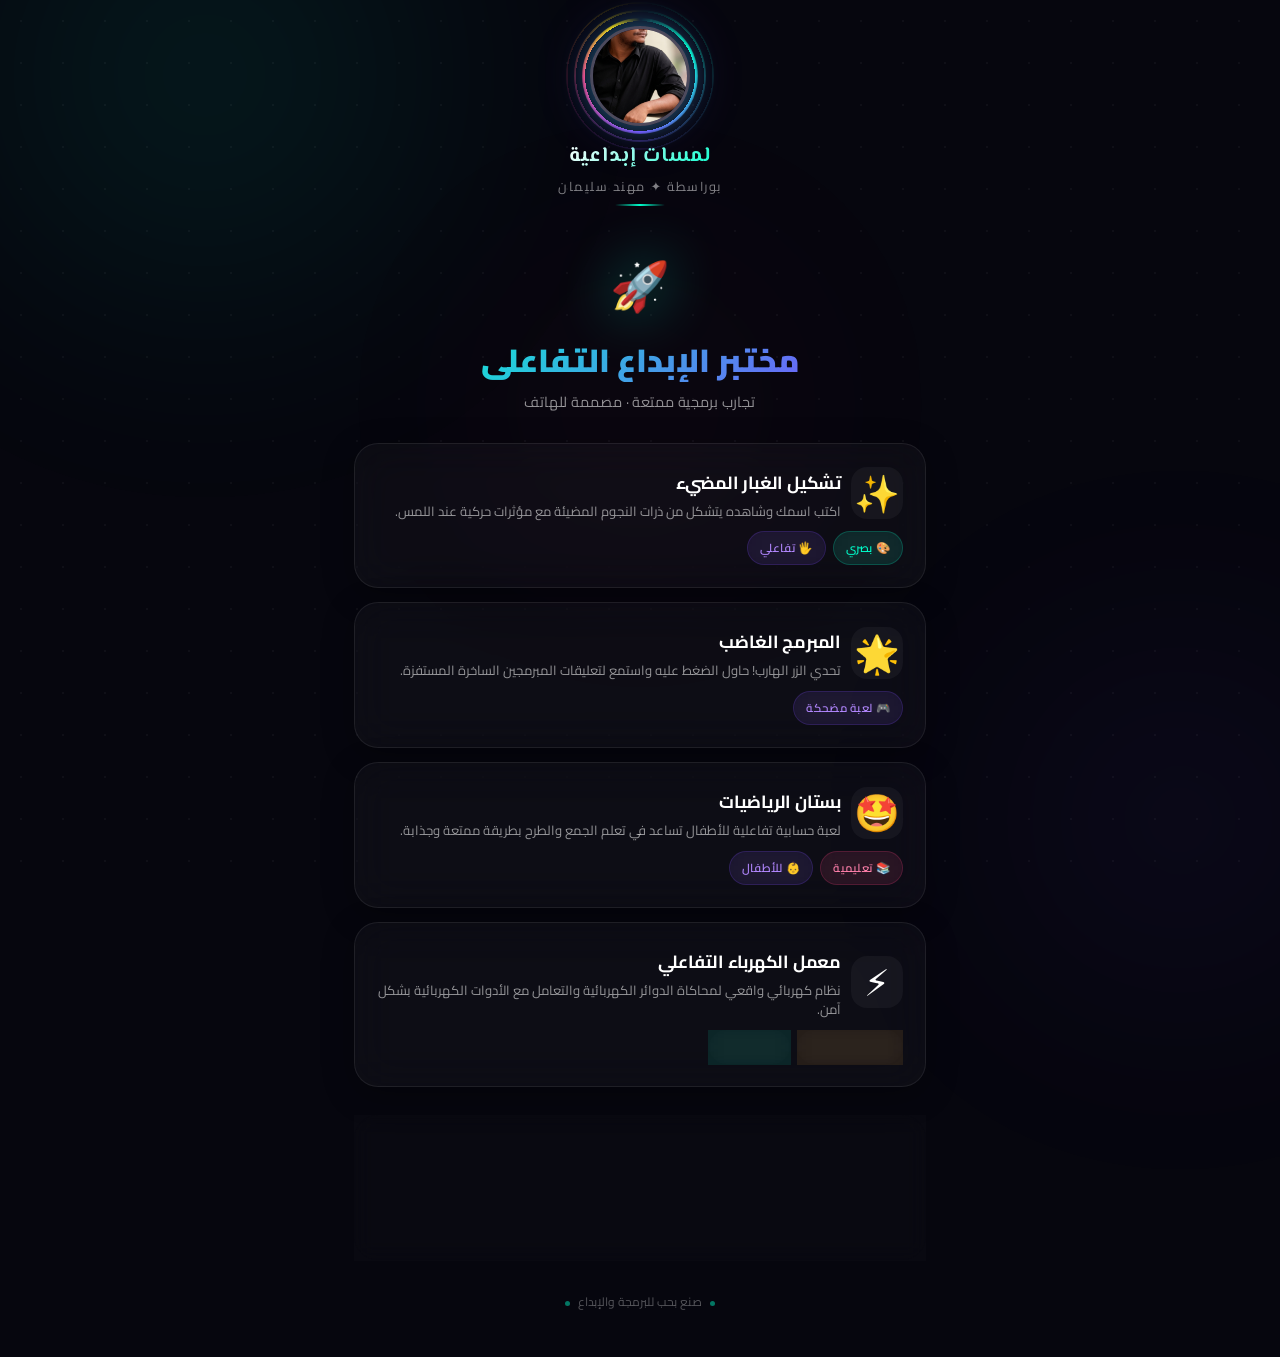
<file: index.html>
<!DOCTYPE html>
<html lang="ar" dir="rtl">
<head>
    <meta charset="UTF-8">
    <meta name="viewport" content="width=device-width, initial-scale=1.0, maximum-scale=1.0, user-scalable=no">
    <title>مختبر الإبداع التفاعلي | معرض المشاريع</title>
    <style>
        @import url('https://fonts.googleapis.com/css2?family=Cairo:wght@400;600;700;900&family=El+Messiri:wght@400;500;600;700&display=swap');

        * {
            margin: 0;
            padding: 0;
            box-sizing: border-box;
        }

        :root {
            --primary: #00ffcc;
            --primary-dark: #00cc99;
            --secondary: #7c4dff;
            --accent: #ff4081;
            --gold: #ffd700;
            --glass-bg: rgba(255, 255, 255, 0.03);
            --glass-border: rgba(255, 255, 255, 0.08);
            --glass-shadow: 0 8px 32px rgba(0, 0, 0, 0.3);
            --text-primary: #ffffff;
            --text-secondary: rgba(255, 255, 255, 0.7);
            --card-radius: 24px;
        }

        body {
            background: #06060e;
            color: var(--text-primary);
            font-family: 'Cairo', system-ui, -apple-system, sans-serif;
            min-height: 100vh;
            overflow-x: hidden;
            position: relative;
            -webkit-tap-highlight-color: transparent;
            -webkit-font-smoothing: antialiased;
            user-select: none;
            -webkit-user-select: none;
        }

        /* ============ الخلفية المتحركة ============ */
        .bg-animation {
            position: fixed;
            top: 0;
            left: 0;
            width: 100%;
            height: 100%;
            z-index: 0;
            pointer-events: none;
        }

        .bg-gradient {
            position: absolute;
            border-radius: 50%;
            filter: blur(130px);
            opacity: 0.28;
            animation: floatGradient 22s ease-in-out infinite;
        }

        .bg-gradient:nth-child(1) {
            width: 650px;
            height: 650px;
            background: radial-gradient(circle, rgba(0, 255, 204, 0.45), transparent 70%);
            top: -250px;
            left: -120px;
            animation-delay: 0s;
        }

        .bg-gradient:nth-child(2) {
            width: 520px;
            height: 520px;
            background: radial-gradient(circle, rgba(124, 77, 255, 0.35), transparent 70%);
            bottom: -180px;
            right: -160px;
            animation-delay: -8s;
        }

        .bg-gradient:nth-child(3) {
            width: 420px;
            height: 420px;
            background: radial-gradient(circle, rgba(255, 64, 129, 0.25), transparent 70%);
            top: 45%;
            left: 50%;
            transform: translate(-50%, -50%);
            animation-delay: -15s;
        }

        @keyframes floatGradient {
            0%,
            100% {
                transform: translate(0, 0) scale(1);
            }
            25% {
                transform: translate(110px, -60px) scale(1.12);
            }
            50% {
                transform: translate(-60px, 110px) scale(0.88);
            }
            75% {
                transform: translate(-110px, -100px) scale(1.06);
            }
        }

        .dot-grid {
            position: fixed;
            top: 0;
            left: 0;
            width: 100%;
            height: 100%;
            z-index: 0;
            pointer-events: none;
            opacity: 0.04;
            background-image: radial-gradient(circle, #ffffff 1.2px, transparent 1.2px);
            background-size: 42px 42px;
        }

        .app-container {
            position: relative;
            z-index: 1;
            max-width: 600px;
            margin: 0 auto;
            padding: 16px 14px 30px;
            min-height: 100vh;
            display: flex;
            flex-direction: column;
        }

        /* ============ قسم البروفايل العلوي ============ */
        .profile-section {
            display: flex;
            flex-direction: column;
            align-items: center;
            padding: 10px 16px 20px;
            position: relative;
        }

        .profile-avatar-wrapper {
            position: relative;
            width: 100px;
            height: 100px;
            margin-bottom: 14px;
            flex-shrink: 0;
        }

        .avatar-glow-ring {
            position: absolute;
            inset: -8px;
            border-radius: 50%;
            padding: 3px;
            background: conic-gradient(from 0deg,
                    transparent 0deg,
                    var(--primary) 60deg,
                    var(--secondary) 180deg,
                    var(--accent) 270deg,
                    var(--gold) 330deg,
                    transparent 360deg);
            mask: radial-gradient(farthest-side, transparent calc(100% - 3px), #000 calc(100% - 3px));
            -webkit-mask: radial-gradient(farthest-side, transparent calc(100% - 3px), #000 calc(100% - 3px));
            animation: rotateGlow 6s linear infinite;
            filter: blur(1px);
        }

        .avatar-glow-ring:nth-child(2) {
            inset: -16px;
            opacity: 0.5;
            animation-duration: 9s;
            animation-direction: reverse;
            filter: blur(6px);
            padding: 2px;
            mask: radial-gradient(farthest-side, transparent calc(100% - 2px), #000 calc(100% - 2px));
            -webkit-mask: radial-gradient(farthest-side, transparent calc(100% - 2px), #000 calc(100% - 2px));
        }

        .avatar-glow-ring:nth-child(3) {
            inset: -24px;
            opacity: 0.25;
            animation-duration: 13s;
            filter: blur(12px);
            padding: 1.5px;
            mask: radial-gradient(farthest-side, transparent calc(100% - 1.5px), #000 calc(100% - 1.5px));
            -webkit-mask: radial-gradient(farthest-side, transparent calc(100% - 1.5px), #000 calc(100% - 1.5px));
        }

        @keyframes rotateGlow {
            0% {
                transform: rotate(0deg);
            }
            100% {
                transform: rotate(360deg);
            }
        }

        .avatar-pulse {
            position: absolute;
            inset: -14px;
            border-radius: 50%;
            background: radial-gradient(circle, rgba(0, 255, 204, 0.35) 0%, rgba(124, 77, 255, 0.2) 40%, transparent 70%);
            animation: pulseGlow 3s ease-in-out infinite;
            z-index: -1;
            filter: blur(10px);
        }

        @keyframes pulseGlow {
            0%,
            100% {
                transform: scale(0.9);
                opacity: 0.5;
            }
            50% {
                transform: scale(1.2);
                opacity: 1;
            }
        }

        .profile-avatar {
            width: 100%;
            height: 100%;
            border-radius: 50%;
            object-fit: cover;
            border: 3px solid rgba(255, 255, 255, 0.25);
            position: relative;
            z-index: 2;
            box-shadow: 0 0 30px rgba(0, 255, 204, 0.3), 0 0 60px rgba(124, 77, 255, 0.2);
            transition: all 0.4s ease;
        }

        .profile-avatar:hover {
            box-shadow: 0 0 40px rgba(0, 255, 204, 0.55), 0 0 80px rgba(124, 77, 255, 0.35);
            border-color: rgba(255, 255, 255, 0.5);
            transform: scale(1.04);
        }

        .profile-brand {
            font-family: 'El Messiri', 'Cairo', sans-serif;
            font-size: 1.3rem;
            font-weight: 700;
            background: linear-gradient(135deg, #ffffff 0%, #00ffcc 40%, #b388ff 70%, #ffffff 100%);
            background-size: 300% auto;
            -webkit-background-clip: text;
            background-clip: text;
            -webkit-text-fill-color: transparent;
            animation: shimmerText 5s ease infinite;
            letter-spacing: 1px;
            text-align: center;
            margin-bottom: 2px;
        }

        @keyframes shimmerText {
            0%,
            100% {
                background-position: 0% center;
            }
            50% {
                background-position: 200% center;
            }
        }

        .profile-subtitle {
            font-size: 0.8rem;
            color: var(--text-secondary);
            letter-spacing: 1.5px;
            opacity: 0.7;
            text-align: center;
            margin-bottom: 6px;
        }

        .profile-divider {
            width: 50px;
            height: 2px;
            background: linear-gradient(90deg, transparent, var(--primary), transparent);
            border-radius: 1px;
            margin: 0 auto 0;
        }

        /* ============ الهيدر ============ */
        .header {
            text-align: center;
            padding: 14px 20px 10px;
            position: relative;
        }

        .header-icon {
            font-size: 3rem;
            margin-bottom: 10px;
            display: inline-block;
            animation: floatIcon 3s ease-in-out infinite;
            filter: drop-shadow(0 0 30px rgba(0, 255, 204, 0.45));
        }

        @keyframes floatIcon {
            0%,
            100% {
                transform: translateY(0px);
            }
            50% {
                transform: translateY(-14px);
            }
        }

        .header h1 {
            font-size: clamp(1.5rem, 4.5vw, 2rem);
            font-weight: 900;
            background: linear-gradient(135deg, #00ffcc, #7c4dff, #ff4081);
            background-size: 200% auto;
            -webkit-background-clip: text;
            background-clip: text;
            -webkit-text-fill-color: transparent;
            animation: gradientShift 6s ease infinite;
            margin-bottom: 6px;
            line-height: 1.3;
        }

        @keyframes gradientShift {
            0%,
            100% {
                background-position: 0% center;
            }
            50% {
                background-position: 200% center;
            }
        }

        .header .subtitle {
            color: var(--text-secondary);
            font-size: 0.9rem;
            font-weight: 400;
            letter-spacing: 0.4px;
            opacity: 0.8;
        }

        /* ============ شبكة الكروت ============ */
        .cards-grid {
            display: grid;
            grid-template-columns: 1fr;
            gap: 14px;
            margin-top: 18px;
            flex: 1;
        }

        .card {
            position: relative;
            background: var(--glass-bg);
            backdrop-filter: blur(20px);
            -webkit-backdrop-filter: blur(20px);
            border: 1px solid var(--glass-border);
            border-radius: var(--card-radius);
            padding: 22px;
            text-decoration: none;
            color: inherit;
            display: flex;
            flex-direction: column;
            gap: 10px;
            transition: all 0.4s cubic-bezier(0.175, 0.885, 0.32, 1.275);
            overflow: hidden;
            cursor: pointer;
            -webkit-tap-highlight-color: transparent;
            box-shadow: var(--glass-shadow);
        }

        .card::before {
            content: '';
            position: absolute;
            top: 0;
            left: -100%;
            width: 100%;
            height: 100%;
            background: linear-gradient(90deg,
                    transparent,
                    rgba(255, 255, 255, 0.03),
                    transparent);
            transition: left 0.6s ease;
        }

        .card:hover::before,
        .card:active::before {
            left: 100%;
        }

        .card::after {
            content: '';
            position: absolute;
            inset: -1px;
            border-radius: var(--card-radius);
            padding: 1px;
            background: linear-gradient(135deg,
                    transparent 40%,
                    rgba(255, 255, 255, 0.1) 50%,
                    transparent 60%);
            -webkit-mask: linear-gradient(#fff 0 0) content-box, linear-gradient(#fff 0 0);
            mask: linear-gradient(#fff 0 0) content-box, linear-gradient(#fff 0 0);
            -webkit-mask-composite: xor;
            mask-composite: exclude;
            opacity: 0;
            transition: opacity 0.4s ease;
        }

        .card:hover::after,
        .card:active::after {
            opacity: 1;
        }

        .card:active {
            transform: scale(0.96);
            transition: transform 0.15s ease;
        }

        .card-top {
            display: flex;
            align-items: center;
            gap: 10px;
        }

        .card-emoji {
            font-size: 2.3rem;
            width: 52px;
            height: 52px;
            display: flex;
            align-items: center;
            justify-content: center;
            background: rgba(255, 255, 255, 0.04);
            border-radius: 16px;
            flex-shrink: 0;
            transition: transform 0.3s ease;
        }

        .card:hover .card-emoji,
        .card:active .card-emoji {
            transform: rotate(-10deg) scale(1.1);
        }

        .card-info {
            flex: 1;
            min-width: 0;
        }

        .card-title {
            font-size: 1.1rem;
            font-weight: 700;
            color: var(--text-primary);
            margin-bottom: 3px;
            letter-spacing: -0.2px;
        }

        .card-desc {
            font-size: 0.82rem;
            color: var(--text-secondary);
            line-height: 1.5;
            opacity: 0.8;
        }

        .badge-row {
            display: flex;
            gap: 7px;
            flex-wrap: wrap;
        }

        .badge {
            display: inline-flex;
            align-items: center;
            gap: 4px;
            padding: 5px 12px;
            border-radius: 20px;
            font-size: 0.72rem;
            font-weight: 600;
            letter-spacing: 0.3px;
            backdrop-filter: blur(10px);
            -webkit-backdrop-filter: blur(10px);
        }

        .badge-visual {
            background: rgba(0, 255, 204, 0.1);
            border: 1px solid rgba(0, 255, 204, 0.2);
            color: #00ffcc;
        }
        .badge-game {
            background: rgba(124, 77, 255, 0.1);
            border: 1px solid rgba(124, 77, 255, 0.2);
            color: #b388ff;
        }
        .badge-educational {
            background: rgba(255, 64, 129, 0.1);
            border: 1px solid rgba(255, 64, 129, 0.2);
            color: #ff80ab;
        }
        .badge-system {
            background: rgba(255, 171, 64, 0.1);
            border: 1px solid rgba(255, 171, 64, 0.2);
            color: #ffab40;
        }

        .card-shine {
            position: absolute;
            top: 0;
            left: 0;
            right: 0;
            bottom: 0;
            border-radius: var(--card-radius);
            pointer-events: none;
            opacity: 0;
            background: radial-gradient(circle at var(--mouse-x, 50%) var(--mouse-y, 50%),
                    rgba(255, 255, 255, 0.06) 0%,
                    transparent 60%);
            transition: opacity 0.3s ease;
        }

        .card:hover .card-shine,
        .card:active .card-shine {
            opacity: 1;
        }

        /* ============ فوتر التواصل ============ */
        .contact-footer {
            margin-top: 28px;
            padding: 20px 16px;
            text-align: center;
            background: rgba(255, 255, 255, 0.015);
            border-radius: 24px;
            border: 1px solid rgba(255, 255, 255, 0.06);
            backdrop-filter: blur(10px);
            -webkit-backdrop-filter: blur(10px);
            position: relative;
            overflow: hidden;
        }

        .contact-footer::before {
            content: '';
            position: absolute;
            top: -50%;
            left: -50%;
            width: 200%;
            height: 200%;
            background: radial-gradient(circle at center,
                    rgba(0, 255, 204, 0.04) 0%,
                    transparent 70%);
            animation: slowPulse 8s ease-in-out infinite;
            pointer-events: none;
        }

        @keyframes slowPulse {
            0%,
            100% {
                opacity: 0.3;
                transform: scale(1);
            }
            50% {
                opacity: 0.7;
                transform: scale(1.15);
            }
        }

        .contact-title {
            font-size: 0.9rem;
            font-weight: 700;
            color: var(--text-primary);
            margin-bottom: 16px;
            letter-spacing: 0.5px;
            position: relative;
            display: inline-block;
        }

        .contact-title::after {
            content: '';
            position: absolute;
            bottom: -4px;
            left: 50%;
            transform: translateX(-50%);
            width: 30px;
            height: 2px;
            background: var(--primary);
            border-radius: 1px;
            opacity: 0.7;
        }

        .contact-links {
            display: flex;
            justify-content: center;
            align-items: center;
            gap: 16px;
            flex-wrap: wrap;
            position: relative;
            z-index: 1;
        }

        .contact-link {
            display: flex;
            align-items: center;
            gap: 8px;
            padding: 10px 16px;
            border-radius: 30px;
            text-decoration: none;
            color: #fff;
            font-size: 0.82rem;
            font-weight: 600;
            letter-spacing: 0.3px;
            transition: all 0.35s cubic-bezier(0.25, 0.8, 0.25, 1.2);
            position: relative;
            overflow: hidden;
            border: 1px solid transparent;
            white-space: nowrap;
        }

        .contact-link::before {
            content: '';
            position: absolute;
            inset: 0;
            border-radius: 30px;
            opacity: 0;
            transition: opacity 0.35s ease;
            z-index: -1;
        }

        .contact-link:hover::before,
        .contact-link:active::before {
            opacity: 1;
        }

        .contact-link:active {
            transform: scale(0.93);
            transition: transform 0.12s ease;
        }

        .link-facebook {
            background: rgba(24, 119, 242, 0.15);
            border-color: rgba(24, 119, 242, 0.3);
        }
        .link-facebook::before {
            background: rgba(24, 119, 242, 0.35);
        }
        .link-facebook:hover {
            border-color: rgba(24, 119, 242, 0.7);
            box-shadow: 0 0 25px rgba(24, 119, 242, 0.4);
        }

        .link-tiktok {
            background: rgba(0, 0, 0, 0.4);
            border-color: rgba(255, 255, 255, 0.25);
        }
        .link-tiktok::before {
            background: rgba(255, 255, 255, 0.12);
        }
        .link-tiktok:hover {
            border-color: rgba(255, 255, 255, 0.6);
            box-shadow: 0 0 25px rgba(255, 64, 129, 0.35), 0 0 40px rgba(0, 255, 204, 0.2);
        }

        .link-phone {
            background: rgba(0, 255, 204, 0.1);
            border-color: rgba(0, 255, 204, 0.25);
        }
        .link-phone::before {
            background: rgba(0, 255, 204, 0.2);
        }
        .link-phone:hover {
            border-color: rgba(0, 255, 204, 0.6);
            box-shadow: 0 0 25px rgba(0, 255, 204, 0.4);
        }

        .contact-icon {
            font-size: 1.2rem;
            flex-shrink: 0;
        }

        .contact-label {
            font-size: 0.7rem;
            opacity: 0.7;
            letter-spacing: 0.5px;
        }

        .contact-value {
            font-size: 0.8rem;
            font-weight: 700;
        }

        .contact-info-stack {
            display: flex;
            flex-direction: column;
            line-height: 1.2;
        }

        .footer-credit {
            text-align: center;
            margin-top: 16px;
            padding: 14px;
            color: var(--text-secondary);
            font-size: 0.75rem;
            opacity: 0.45;
        }

        .footer-dot {
            display: inline-block;
            width: 5px;
            height: 5px;
            background: var(--primary);
            border-radius: 50%;
            margin: 0 5px;
            animation: pulse 2s ease-in-out infinite;
        }

        @keyframes pulse {
            0%,
            100% {
                opacity: 0.3;
                transform: scale(1);
            }
            50% {
                opacity: 1;
                transform: scale(1.6);
            }
        }

        @media (max-width: 400px) {
            .app-container {
                padding: 10px 8px 24px;
            }
            .card {
                padding: 16px;
                border-radius: 20px;
            }
            .card-emoji {
                font-size: 1.9rem;
                width: 44px;
                height: 44px;
                border-radius: 13px;
            }
            .header h1 {
                font-size: 1.3rem;
            }
            .header-icon {
                font-size: 2.5rem;
            }
            .profile-avatar-wrapper {
                width: 80px;
                height: 80px;
                margin-bottom: 10px;
            }
            .profile-brand {
                font-size: 1.1rem;
            }
            .contact-links {
                gap: 10px;
            }
            .contact-link {
                padding: 8px 12px;
                font-size: 0.75rem;
                border-radius: 25px;
            }
            .contact-icon {
                font-size: 1rem;
            }
        }

        @media (prefers-color-scheme: light) {
            body {
                background: #06060e;
            }
        }

        @media (prefers-reduced-motion: reduce) {
            .bg-gradient,
            .header-icon,
            .card,
            .card-emoji,
            .avatar-glow-ring,
            .avatar-pulse,
            .contact-footer::before {
                animation: none !important;
                transition: none !important;
            }
        }
    </style>
</head>
<body>

    <div class="bg-animation">
        <div class="bg-gradient"></div>
        <div class="bg-gradient"></div>
        <div class="bg-gradient"></div>
    </div>
    <div class="dot-grid"></div>

    <div class="app-container">

        <!-- قسم البروفايل العلوي -->
        <section class="profile-section">
            <div class="profile-avatar-wrapper">
                <div class="avatar-glow-ring"></div>
                <div class="avatar-glow-ring"></div>
                <div class="avatar-glow-ring"></div>
                <div class="avatar-pulse"></div>
                <img src="profile.png" alt="مهند سليمان" class="profile-avatar" loading="eager">
            </div>
            <div class="profile-brand">لمسات إبداعية</div>
            <div class="profile-subtitle">بوراسطة ✦ مهند سليمان</div>
            <div class="profile-divider"></div>
        </section>

        <header class="header">
            <div class="header-icon">🚀</div>
            <h1>مختبر الإبداع التفاعلي</h1>
            <p class="subtitle">تجارب برمجية ممتعة · مصممة للهاتف</p>
        </header>

        <main class="cards-grid">

            <a href="dust.html" class="card" data-badge="visual">
                <div class="card-shine"></div>
                <div class="card-top">
                    <div class="card-emoji">✨</div>
                    <div class="card-info">
                        <div class="card-title">تشكيل الغبار المضيء</div>
                        <div class="card-desc">اكتب اسمك وشاهده يتشكل من ذرات النجوم المضيئة مع مؤثرات حركية عند اللمس.</div>
                    </div>
                </div>
                <div class="badge-row">
                    <span class="badge badge-visual">🎨 بصري</span>
                    <span class="badge badge-game">🖐️ تفاعلي</span>
                </div>
            </a>

            <a href="angry_button.html" class="card" data-badge="game">
                <div class="card-shine"></div>
                <div class="card-top">
                    <div class="card-emoji">🌟</div>
                    <div class="card-info">
                        <div class="card-title">المبرمج الغاضب</div>
                        <div class="card-desc">تحدي الزر الهارب! حاول الضغط عليه واستمع لتعليقات المبرمجين الساخرة المستفزة.</div>
                    </div>
                </div>
                <div class="badge-row">
                    <span class="badge badge-game">🎮 لعبة مضحكة</span>
                </div>
            </a>

            <a href="Math_orchard.html" class="card" data-badge="educational">
                <div class="card-shine"></div>
                <div class="card-top">
                    <div class="card-emoji">🤩</div>
                    <div class="card-info">
                        <div class="card-title">بستان الرياضيات</div>
                        <div class="card-desc">لعبة حسابية تفاعلية للأطفال تساعد في تعلم الجمع والطرح بطريقة ممتعة وجذابة.</div>
                    </div>
                </div>
                <div class="badge-row">
                    <span class="badge badge-educational">📚 تعليمية</span>
                    <span class="badge badge-game">👶 للأطفال</span>
                </div>
            </a>

            <a href="Electric_lab.html" class="card" data-badge="system">
                <div class="card-shine"></div>
                <div class="card-top">
                    <div class="card-emoji">⚡</div>
                    <div class="card-info">
                        <div class="card-title">معمل الكهرباء التفاعلي</div>
                        <div class="card-desc">نظام كهربائي واقعي لمحاكاة الدوائر الكهربائية والتعامل مع الأدوات الكهربائية بشكل آمن.</div>
                    </div>
                </div>
                <div class="badge-row">
                    <span class="badge badge-system">🔧 نظام تفاعلي</span>
                    <span class="badge badge-visual">🎯 محاكاة</span>
                </div>
            </a>

        </main>

        <footer class="contact-footer">
            <div class="contact-title">📬 تواصل مع المصمم</div>
            <div class="contact-links">
                <a href="https://www.facebook.com/share/14hx61tqXpy/" target="_blank" rel="noopener noreferrer" class="contact-link link-facebook">
                    <span class="contact-icon">📘</span>
                    <div class="contact-info-stack">
                        <span class="contact-label">فيسبوك</span>
                        <span class="contact-value">صفحتي</span>
                    </div>
                </a>
                <a href="https://tiktok.com/@hno.sd" target="_blank" rel="noopener noreferrer" class="contact-link link-tiktok">
                    <span class="contact-icon">🎵</span>
                    <div class="contact-info-stack">
                        <span class="contact-label">تيك توك</span>
                        <span class="contact-value">@hno.sd</span>
                    </div>
                </a>
                <a href="tel:+249900062246" class="contact-link link-phone">
                    <span class="contact-icon">📞</span>
                    <div class="contact-info-stack">
                        <span class="contact-label">اتصال</span>
                        <span class="contact-value">+249900062246</span>
                    </div>
                </a>
            </div>
        </footer>

        <div class="footer-credit">
            <span class="footer-dot"></span>
            صنع بحب للبرمجة والإبداع
            <span class="footer-dot"></span>
        </div>

    </div>

    <script>
        document.addEventListener('DOMContentLoaded', () => {
            const cards = document.querySelectorAll('.card');

            cards.forEach(card => {
                // للماوس
                card.addEventListener('mousemove', (e) => {
                    const rect = card.getBoundingClientRect();
                    const x = ((e.clientX - rect.left) / rect.width) * 100;
                    const y = ((e.clientY - rect.top) / rect.height) * 100;
                    card.style.setProperty('--mouse-x', `${x}%`);
                    card.style.setProperty('--mouse-y', `${y}%`);
                });

                card.addEventListener('mouseleave', () => {
                    card.style.setProperty('--mouse-x', '50%');
                    card.style.setProperty('--mouse-y', '50%');
                });

                // للمس - معالجة ذكية للسماح بالتمرير العمودي
                let startX = 0, startY = 0;

                card.addEventListener('touchstart', (e) => {
                    const touch = e.touches[0];
                    startX = touch.clientX;
                    startY = touch.clientY;
                    // لا نمنع الافتراضي هنا للسماح بالتمرير
                }, { passive: true });

                card.addEventListener('touchmove', (e) => {
                    const touch = e.touches[0];
                    const deltaX = Math.abs(touch.clientX - startX);
                    const deltaY = Math.abs(touch.clientY - startY);

                    // تحديث موضع التوهج دائماً
                    const rect = card.getBoundingClientRect();
                    const x = ((touch.clientX - rect.left) / rect.width) * 100;
                    const y = ((touch.clientY - rect.top) / rect.height) * 100;
                    card.style.setProperty('--mouse-x', `${x}%`);
                    card.style.setProperty('--mouse-y', `${y}%`);

                    // نمنع التمرير الافتراضي فقط إذا كان السحب أفقياً بشكل واضح (لحماية السحب الجانبي)
                    // إذا كان السحب عمودياً، لا نمنع الافتراضي => يسمح بتمرير الصفحة
                    if (deltaX > deltaY && deltaX > 10) {
                        e.preventDefault();
                    }
                }, { passive: false });

                card.addEventListener('touchend', () => {
                    card.style.setProperty('--mouse-x', '50%');
                    card.style.setProperty('--mouse-y', '50%');
                });
            });

            // اهتزاز بسيط عند الضغط (اختياري)
            if (window.navigator && window.navigator.vibrate) {
                cards.forEach(card => {
                    card.addEventListener('touchstart', () => {
                        window.navigator.vibrate(10);
                    }, { passive: true });
                });
            }
        });
    </script>

</body>
</html>
</file>
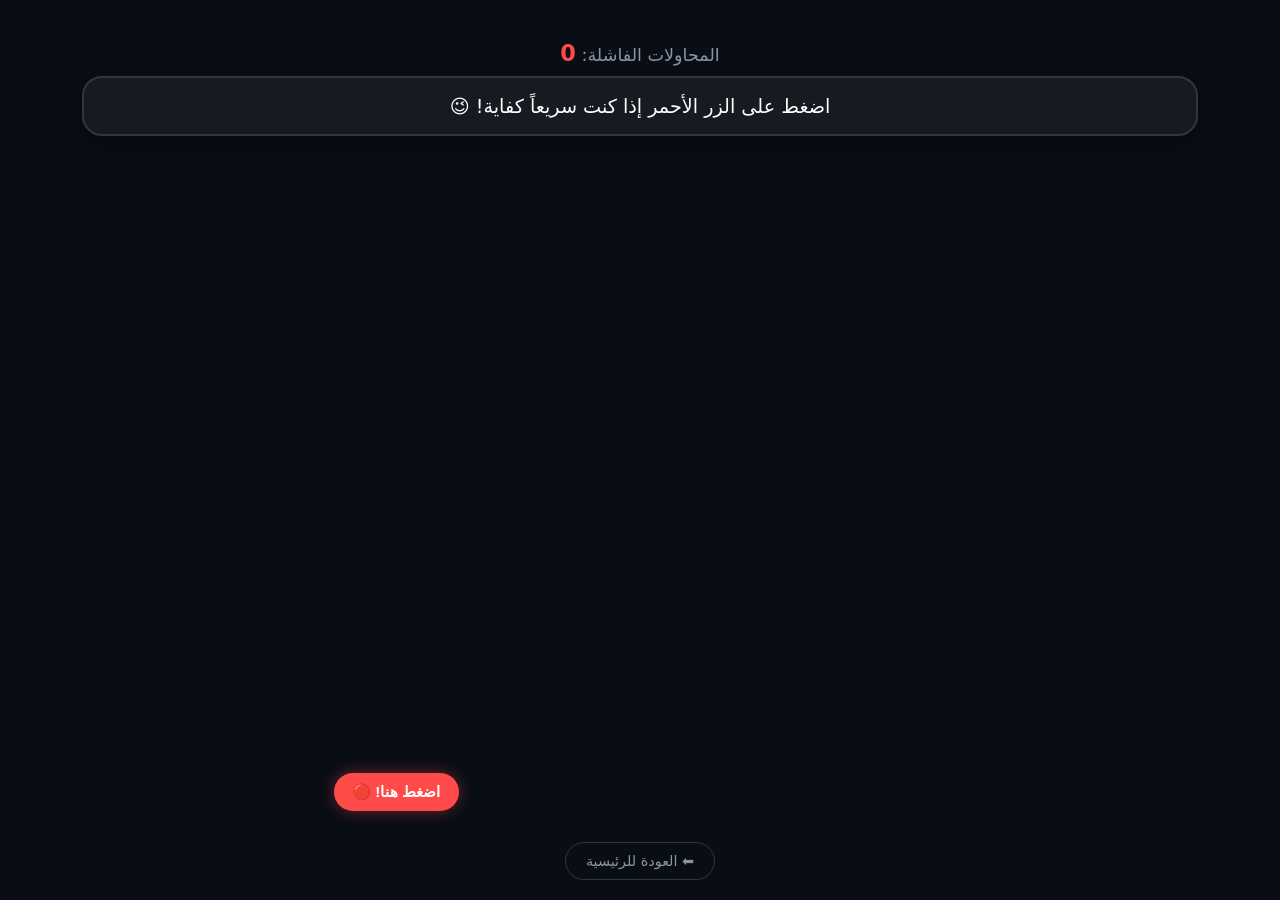
<file: angry_button.html>
<!DOCTYPE html>
<html lang="ar" dir="rtl">
<head>
  <meta charset="UTF-8">
  <meta name="viewport" content="width=device-width, initial-scale=1.0, user-scalable=no">
  <title>لعبة المبرمج الغاضب</title>
  <style>
    * {
      margin: 0;
      padding: 0;
      box-sizing: border-box;
      user-select: none;
      -webkit-user-select: none;
    }
    body {
      background: #090d16;
      color: #ffffff;
      font-family: system-ui, -apple-system, sans-serif;
      overflow: hidden;
      height: 100vh;
      width: 100vw;
      position: relative;
      display: flex;
      flex-direction: column;
      justify-content: space-between;
      padding: 20px;
    }
    
    /* شاشة العداد والرسائل */
    .status-area {
      text-align: center;
      margin-top: 20px;
      z-index: 5;
    }
    .score {
      font-size: 1.1rem;
      color: #8b949e;
      margin-bottom: 10px;
    }
    .score span {
      color: #ff4a4a;
      font-weight: bold;
      font-size: 1.4rem;
    }
    .bubble {
      background: #161b22;
      border: 2px solid #30363d;
      padding: 15px 20px;
      border-radius: 20px;
      font-size: 1.2rem;
      min-height: 60px;
      display: flex;
      align-items: center;
      justify-content: center;
      max-width: 90%;
      margin: 0 auto;
      box-shadow: 0 10px 20px rgba(0,0,0,0.3);
      transition: transform 0.2s;
    }

    /* منطقة اللعب التي يهرب فيها الزر */
    .game-space {
      flex-grow: 1;
      position: relative;
      width: 100%;
      margin: 20px 0;
    }
    /* الزر الهارب المصغر */
    .run-btn {
      position: absolute;
      padding: 10px 18px; /* تم تقليل الحشوة الداخلية */
      background: #ff4a4a;
      color: white;
      border: none;
      border-radius: 30px; /* تم تعديل الانحناء ليناسب الحجم الجديد */
      font-size: 0.95rem;  /* خط أصغر وأنسب */
      font-weight: bold;
      cursor: pointer;
      box-shadow: 0 0 15px rgba(255, 74, 74, 0.4);
      transition: left 0.12s ease-out, top 0.12s ease-out;
      white-space: nowrap;
      -webkit-tap-highlight-color: transparent;
    }


    /* زر العودة للمركز */
    .back-nav {
      text-align: center;
      margin-bottom: 10px;
      z-index: 5;
    }
    .back-btn {
      background: none;
      border: 1px solid #30363d;
      color: #8b949e;
      padding: 10px 20px;
      border-radius: 30px;
      text-decoration: none;
      font-size: 0.9rem;
    }
  </style>
</head>
<body>

  <div class="status-area">
    <div class="score">المحاولات الفاشلة: <span id="attempts">0</span></div>
    <div class="bubble" id="msgBubble">اضغط على الزر الأحمر إذا كنت سريعاً كفاية! 😉</div>
  </div>

  <div class="game-space" id="gameSpace">
    <button class="run-btn" id="runBtn">اضغط هنا! 🔴</button>
  </div>

  <div class="back-nav">
    <a href="index.html" class="back-btn">⬅ العودة للرئيسية</a>
  </div>

  <script>
    const runBtn = document.getElementById('runBtn');
    const gameSpace = document.getElementById('gameSpace');
    const attemptsCtx = document.getElementById('attempts');
    const msgBubble = document.getElementById('msgBubble');

    let count = 0;

    const quotes = [
      "تؤ تؤ.. حاول مرة أخرى! 🤭",
      "الـ Bug دا شغال في جهازي، مشكلتك! 🤷‍♂️",
      "سريع.. بس مش أسرع من الـ Deadlock! 🛑",
      "دا مش خطأ برمي، دي ميزة مضافة! 🛠️",
      "نسيت السيمي كولون [ ; ] ولا إيه؟ 🧐",
      "الزر هرب للـ Production خلاص! 🚀",
      "أنت متأكد إنك مبرمج سنيور؟ 💻",
      "جرب تعمل Restart لإصبعك! 🔄",
      "ذاكرة الهاتف ممتلئة بالغضب! 🤯",
      "باقي خطوة واحدة وتصيب الهدف.. أمزح! 🤣"
    ];

    // دالة تحريك الزر لمكان عشوائي داخل حدود منطقة اللعب فقط
        // دالة تحريك الزر مع ضمان الهروب لمسافة بعيدة
    function escapeBtn() {
      const spaceWidth = gameSpace.clientWidth;
      const spaceHeight = gameSpace.clientHeight;
      
      const btnWidth = runBtn.offsetWidth;
      const btnHeight = runBtn.offsetHeight;

      const maxX = spaceWidth - btnWidth;
      const maxY = spaceHeight - btnHeight;

      // الحصول على موقع الزر الحالي
      const currentX = runBtn.offsetLeft;
      const currentY = runBtn.offsetTop;

      let randomX, randomY;

      // إذا كان الزر في النصف الأيمن، اجمعه يهرب لالأيسر، والعكس صحيح
      if (currentX > spaceWidth / 2) {
        randomX = Math.max(10, Math.floor(Math.random() * (spaceWidth / 2 - btnWidth)));
      } else {
        randomX = Math.max(spaceWidth / 2, Math.floor(spaceWidth / 2 + Math.random() * (spaceWidth / 2 - btnWidth)));
      }

      // إذا كان الزر في النصف السفلي، اجمعه يهرب للعلوي، والعكس صحيح
      if (currentY > spaceHeight / 2) {
        randomY = Math.max(10, Math.floor(Math.random() * (spaceHeight / 2 - btnHeight)));
      } else {
        randomY = Math.max(spaceHeight / 2, Math.floor(spaceHeight / 2 + Math.random() * (spaceHeight / 2 - btnHeight)));
      }

      // التأكد من الحدود الإيجابية
      randomX = Math.min(maxX, Math.max(10, randomX));
      randomY = Math.min(maxY, Math.max(10, randomY));

      runBtn.style.left = randomX + 'px';
      runBtn.style.top = randomY + 'px';
    }


    // التعامل مع حدث اللمس للهاتف (يفضل اللمس الفوري قبل التثبيت)
    function handleTouch(e) {
      e.preventDefault(); // منع تضخيم الشاشة أو السحب الافتراضي
      count++;
      attemptsCtx.textContent = count;
      
      // اختيار عبارة عشوائية
      const randomQuote = quotes[Math.floor(Math.random() * quotes.length)];
      msgBubble.textContent = randomQuote;
      
      escapeBtn();
    }

    runBtn.addEventListener('touchstart', handleTouch);
    runBtn.addEventListener('mousedown', handleTouch); // للدعم الفوري عند التجربة من حاسوب أيضاً

    // تعيين موقع عشوائي بدئي عند فتح الصفحة
    window.onload = escapeBtn;
    window.addEventListener('resize', escapeBtn);
  </script>
</body>
</html>
</file>
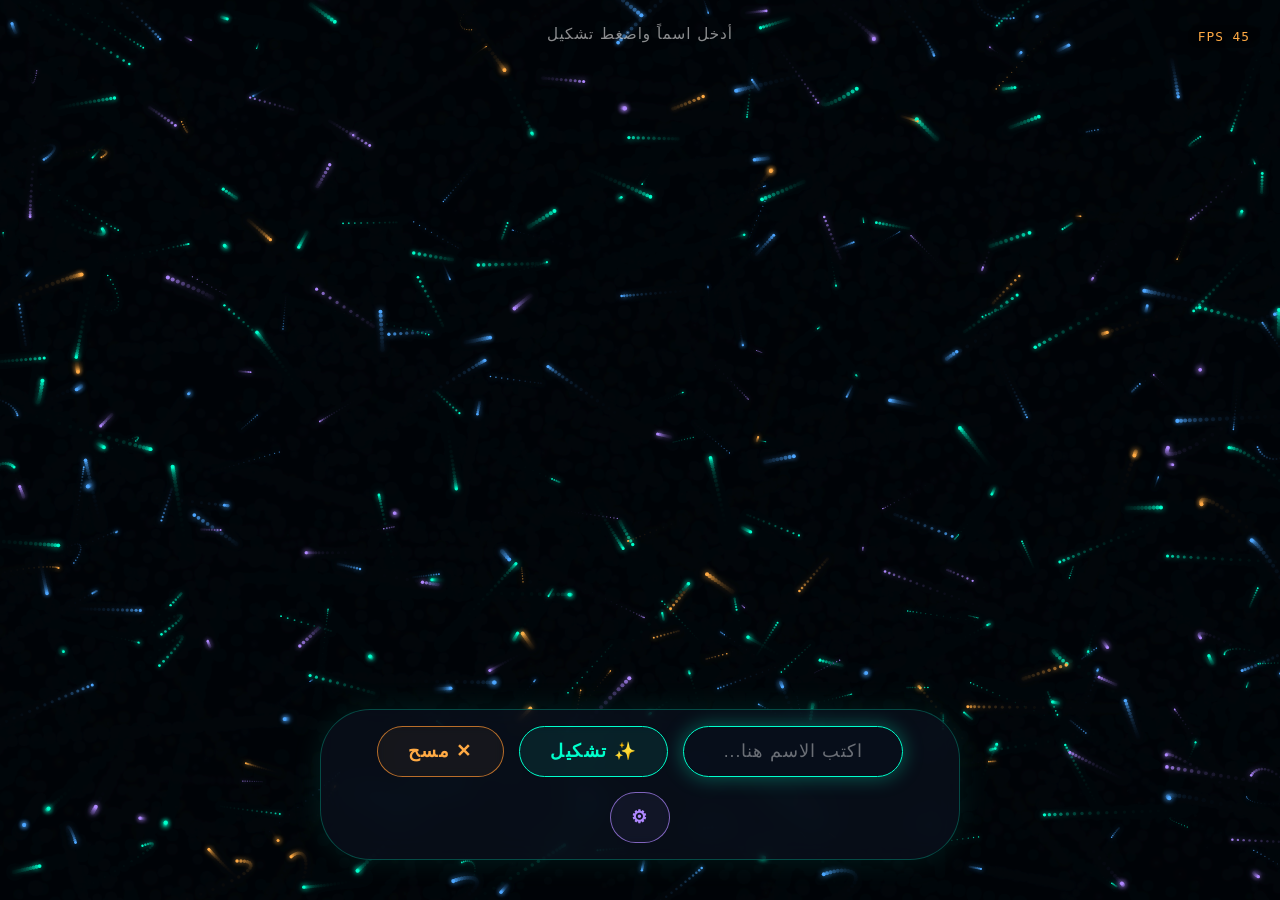
<file: dust.html>
<!DOCTYPE html>
<html lang="ar" dir="rtl">
<head>
  <meta charset="UTF-8">
  <meta name="viewport" content="width=device-width, initial-scale=1.0, user-scalable=yes, viewport-fit=cover">
  <title>تشكيل الاسم من الغبار المضيء</title>
  <style>
    * {
      margin: 0;
      padding: 0;
      box-sizing: border-box;
    }
    body, html {
      width: 100%;
      height: 100%;
      overflow: hidden;
      background: #03050a;
      font-family: 'Segoe UI', system-ui, sans-serif;
    }
    canvas {
      display: block;
      position: absolute;
      top: 0;
      left: 0;
      z-index: 1;
    }

    /* واجهة التحكم الرئيسية */
    .control-panel {
      position: absolute;
      bottom: 40px;
      left: 50%;
      transform: translateX(-50%);
      z-index: 20;
      display: flex;
      gap: 15px;
      align-items: center;
      background: rgba(10, 18, 30, 0.7);
      backdrop-filter: blur(15px);
      padding: 16px 24px;
      border-radius: 50px;
      border: 1px solid rgba(0, 255, 204, 0.25);
      box-shadow: 0 0 30px rgba(0, 255, 204, 0.1);
      flex-wrap: wrap;
      justify-content: center;
    }

    .name-input {
      padding: 14px 22px;
      background: rgba(3, 5, 10, 0.7);
      border: 1px solid rgba(0, 255, 204, 0.4);
      border-radius: 30px;
      color: #ffffff;
      font-size: 1.1rem;
      text-align: center;
      outline: none;
      width: 220px;
      transition: all 0.3s ease;
      letter-spacing: 1px;
    }

    .name-input:focus {
      border-color: #00ffcc;
      box-shadow: 0 0 20px rgba(0, 255, 204, 0.35);
      background: rgba(8, 15, 28, 0.85);
    }

    .name-input::placeholder {
      color: rgba(255, 255, 255, 0.4);
      font-weight: 300;
    }

    .form-btn {
      padding: 14px 30px;
      background: rgba(0, 255, 204, 0.08);
      border: 1px solid #00ffcc;
      border-radius: 30px;
      color: #00ffcc;
      font-size: 1.1rem;
      font-weight: 600;
      cursor: pointer;
      transition: all 0.4s ease;
      letter-spacing: 1.5px;
      backdrop-filter: blur(5px);
      white-space: nowrap;
    }

    .form-btn:hover {
      background: #00ffcc;
      color: #03050a;
      box-shadow: 0 0 30px #00ffcc, 0 0 15px #00ffcc;
      transform: scale(1.03);
    }

    .form-btn:active {
      transform: scale(0.97);
    }

    .clear-btn {
      border-color: rgba(255, 150, 50, 0.7);
      color: #ffaa44;
      background: rgba(255, 150, 50, 0.05);
    }

    .clear-btn:hover {
      background: #ff8833;
      color: #03050a;
      box-shadow: 0 0 25px #ff8833;
      border-color: #ff8833;
    }

    .settings-btn {
      border-color: rgba(176, 136, 255, 0.7);
      color: #b088ff;
      background: rgba(176, 136, 255, 0.05);
      padding: 14px 20px;
    }

    .settings-btn:hover {
      background: #b088ff;
      color: #03050a;
      box-shadow: 0 0 25px #b088ff;
      border-color: #b088ff;
    }

    .hint-text {
      position: absolute;
      top: 25px;
      left: 50%;
      transform: translateX(-50%);
      z-index: 20;
      color: rgba(255, 255, 255, 0.55);
      font-size: 0.95rem;
      letter-spacing: 1px;
      text-align: center;
      pointer-events: none;
      transition: opacity 0.8s;
    }

    /* لوحة الإعدادات المنبثقة */
    .settings-overlay {
      position: absolute;
      top: 0; left: 0; right: 0; bottom: 0;
      background: rgba(0,0,0,0.45);
      z-index: 30;
      display: none;
      align-items: center;
      justify-content: center;
    }
    .settings-overlay.open {
      display: flex;
    }

    .settings-panel {
      background: rgba(8, 14, 26, 0.92);
      border: 1px solid rgba(0, 255, 204, 0.3);
      box-shadow: 0 0 50px rgba(0, 255, 204, 0.15);
      border-radius: 22px;
      padding: 26px 30px 20px;
      width: min(90vw, 380px);
      backdrop-filter: blur(20px);
      max-height: 85vh;
      overflow-y: auto;
    }

    .settings-title {
      color: #00ffcc;
      font-size: 1.15rem;
      font-weight: 700;
      margin-bottom: 18px;
      text-align: center;
      letter-spacing: 1px;
    }

    .setting-row {
      margin-bottom: 18px;
    }

    .setting-label {
      display: flex;
      justify-content: space-between;
      color: rgba(255,255,255,0.85);
      font-size: 0.92rem;
      margin-bottom: 8px;
    }

    .setting-label span.val {
      color: #00ffcc;
      font-weight: 600;
      min-width: 34px;
      text-align: left;
      direction: ltr;
    }

    input[type="range"] {
      -webkit-appearance: none;
      width: 100%;
      height: 5px;
      border-radius: 5px;
      background: rgba(255,255,255,0.15);
      outline: none;
    }
    input[type="range"]::-webkit-slider-thumb {
      -webkit-appearance: none;
      width: 18px;
      height: 18px;
      border-radius: 50%;
      background: #00ffcc;
      cursor: pointer;
      box-shadow: 0 0 10px rgba(0,255,204,0.7);
    }
    input[type="range"]::-moz-range-thumb {
      width: 18px;
      height: 18px;
      border-radius: 50%;
      background: #00ffcc;
      cursor: pointer;
      border: none;
      box-shadow: 0 0 10px rgba(0,255,204,0.7);
    }

    .toggle-row {
      display: flex;
      justify-content: space-between;
      align-items: center;
      margin-bottom: 18px;
      color: rgba(255,255,255,0.85);
      font-size: 0.92rem;
    }

    .switch {
      position: relative;
      width: 46px;
      height: 26px;
      flex-shrink: 0;
    }
    .switch input {
      opacity: 0;
      width: 0;
      height: 0;
    }
    .slider-toggle {
      position: absolute;
      cursor: pointer;
      top: 0; left: 0; right: 0; bottom: 0;
      background: rgba(255,255,255,0.15);
      border-radius: 26px;
      transition: 0.3s;
    }
    .slider-toggle:before {
      position: absolute;
      content: "";
      height: 20px;
      width: 20px;
      left: 3px;
      bottom: 3px;
      background: white;
      border-radius: 50%;
      transition: 0.3s;
    }
    .switch input:checked + .slider-toggle {
      background: #00ffcc;
    }
    .switch input:checked + .slider-toggle:before {
      transform: translateX(-20px);
    }

    .fps-counter {
      position: absolute;
      top: 25px;
      right: 20px;
      z-index: 20;
      color: rgba(0, 255, 204, 0.7);
      font-size: 0.8rem;
      letter-spacing: 1px;
      font-family: monospace;
      background: rgba(0,0,0,0.3);
      padding: 4px 10px;
      border-radius: 10px;
      pointer-events: none;
    }

    .close-settings {
      display: block;
      margin: 6px auto 0;
      padding: 10px 26px;
      background: rgba(0, 255, 204, 0.1);
      border: 1px solid #00ffcc;
      border-radius: 30px;
      color: #00ffcc;
      font-size: 0.95rem;
      cursor: pointer;
      transition: 0.3s;
    }
    .close-settings:hover {
      background: #00ffcc;
      color: #03050a;
    }

    @media (max-width: 600px) {
      .control-panel {
        flex-direction: column;
        gap: 10px;
        padding: 14px 20px;
        bottom: 30px;
      }
      .name-input {
        width: 200px;
      }
    }
  </style>
</head>
<body>
  <canvas id="particleCanvas"></canvas>

  <div class="hint-text" id="hint">أدخل اسماً واضغط تشكيل</div>
  <div class="fps-counter" id="fpsCounter">60 FPS</div>

  <div class="control-panel">
    <input 
      type="text" 
      class="name-input" 
      id="nameInput" 
      placeholder="اكتب الاسم هنا..." 
      maxlength="12"
      autocomplete="off"
    >
    <button class="form-btn" id="formBtn">✨ تشكيل</button>
    <button class="form-btn clear-btn" id="clearBtn">✕ مسح</button>
    <button class="form-btn settings-btn" id="settingsBtn">⚙</button>
  </div>

  <div class="settings-overlay" id="settingsOverlay">
    <div class="settings-panel">
      <div class="settings-title">⚙ إعدادات الأداء والمظهر</div>

      <div class="setting-row">
        <div class="setting-label"><span>السرعة</span><span class="val" id="speedVal">1.0</span></div>
        <input type="range" id="speedRange" min="0.2" max="3" step="0.1" value="1">
      </div>

      <div class="setting-row">
        <div class="setting-label"><span>عدد الجسيمات (الكثافة)</span><span class="val" id="densityVal">2.8</span></div>
        <input type="range" id="densityRange" min="0.8" max="5" step="0.2" value="2.8">
      </div>

      <div class="setting-row">
        <div class="setting-label"><span>حجم الجسيمات</span><span class="val" id="sizeVal">1.0</span></div>
        <input type="range" id="sizeRange" min="0.4" max="3" step="0.1" value="1">
      </div>

      <div class="setting-row">
        <div class="setting-label"><span>طول الأثر (التلاشي)</span><span class="val" id="trailVal">0.24</span></div>
        <input type="range" id="trailRange" min="0.05" max="0.6" step="0.01" value="0.24">
      </div>

      <div class="setting-row">
        <div class="setting-label"><span>نطاق تفاعل المؤشر</span><span class="val" id="radiusVal">85</span></div>
        <input type="range" id="radiusRange" min="0" max="200" step="5" value="85">
      </div>

      <div class="toggle-row">
        <span>تفعيل التوهج (Glow)</span>
        <label class="switch">
          <input type="checkbox" id="glowToggle" checked>
          <span class="slider-toggle"></span>
        </label>
      </div>

      <div class="toggle-row">
        <span>وضع الأداء العالي (لتقليل اللاق)</span>
        <label class="switch">
          <input type="checkbox" id="perfToggle">
          <span class="slider-toggle"></span>
        </label>
      </div>

      <button class="close-settings" id="closeSettings">إغلاق</button>
    </div>
  </div>

  <script>
    (function() {
      const canvas = document.getElementById('particleCanvas');
      const ctx = canvas.getContext('2d');
      const nameInput = document.getElementById('nameInput');
      const formBtn = document.getElementById('formBtn');
      const clearBtn = document.getElementById('clearBtn');
      const hint = document.getElementById('hint');
      const fpsCounter = document.getElementById('fpsCounter');

      // عناصر الإعدادات
      const settingsBtn = document.getElementById('settingsBtn');
      const settingsOverlay = document.getElementById('settingsOverlay');
      const closeSettings = document.getElementById('closeSettings');
      const speedRange = document.getElementById('speedRange');
      const densityRange = document.getElementById('densityRange');
      const sizeRange = document.getElementById('sizeRange');
      const trailRange = document.getElementById('trailRange');
      const radiusRange = document.getElementById('radiusRange');
      const glowToggle = document.getElementById('glowToggle');
      const perfToggle = document.getElementById('perfToggle');

      const speedVal = document.getElementById('speedVal');
      const densityVal = document.getElementById('densityVal');
      const sizeVal = document.getElementById('sizeVal');
      const trailVal = document.getElementById('trailVal');
      const radiusVal = document.getElementById('radiusVal');

      let width, height;
      let particles = [];
      let currentText = '';

      // قماش مخفي لرسم النص واستخراج نقاط البكسل
      const offCanvas = document.createElement('canvas');
      const offCtx = offCanvas.getContext('2d');

      const mouse = {
        x: null,
        y: null,
        radius: 85
      };

      // إعدادات قابلة للتحكم من المستخدم
      const settings = {
        speed: 1.0,       // مضاعف سرعة الحركة (ease/friction)
        density: 2.8,     // كثافة استخراج نقاط النص
        size: 1.0,        // مضاعف حجم الجسيمات
        trail: 0.24,      // شفافية مسح الخلفية (كلما قلّت زاد طول الأثر)
        glow: true,        // تفعيل التوهج (shadowBlur)
        highPerf: false    // وضع الأداء العالي (يقلل الجسيمات والتوهج تلقائياً)
      };

      // تكوين النص
      const textConfig = {
        font: 'bold 120px "Segoe UI", "Arial", sans-serif',
        density: 2.8,
        letterSpacing: 8,
      };

      function resizeCanvas() {
        width = window.innerWidth;
        height = window.innerHeight;
        canvas.width = width;
        canvas.height = height;
      }

      // استخراج نقاط البكسل من النص
      function getTextPixels(text) {
        if (!text || text.trim() === '') return [];

        offCanvas.width = width;
        offCanvas.height = height;
        offCtx.clearRect(0, 0, width, height);

        offCtx.font = textConfig.font;
        offCtx.fillStyle = 'white';
        offCtx.textAlign = 'center';
        offCtx.textBaseline = 'middle';

        let fontSize = 120;
        let textWidth = offCtx.measureText(text).width;

        if (textWidth > width * 0.85) {
          const ratio = (width * 0.85) / textWidth;
          fontSize = Math.floor(120 * ratio);
          offCtx.font = `bold ${fontSize}px "Segoe UI", "Arial", sans-serif`;
          textWidth = offCtx.measureText(text).width;
        }

        offCtx.fillText(text, width / 2, height / 2);

        const imageData = offCtx.getImageData(0, 0, width, height);
        const pixels = imageData.data;
        const points = [];

        // كلما زادت قيمة density (المضبوطة من المستخدم) زادت الجسيمات وقلت خطوة المسح
        const step = Math.max(1, Math.floor(4 / textConfig.density));

        for (let y = 0; y < height; y += step) {
          for (let x = 0; x < width; x += step) {
            const index = (y * width + x) * 4;
            if (pixels[index] > 128) {
              points.push({ x, y });
            }
          }
        }

        // حد أقصى للجسيمات لمنع اللاق الشديد في وضع الأداء العالي
        const maxPoints = settings.highPerf ? 900 : 4000;
        if (points.length > maxPoints) {
          const stride = Math.ceil(points.length / maxPoints);
          return points.filter((_, i) => i % stride === 0);
        }

        return points;
      }

      function createParticlesFromText(text) {
        const points = getTextPixels(text);

        if (points.length === 0) {
          return createRandomParticles(settings.highPerf ? 150 : 400);
        }

        particles = [];

        points.forEach((point) => {
          const edge = Math.floor(Math.random() * 4);
          let startX, startY;

          switch(edge) {
            case 0:
              startX = Math.random() * width;
              startY = -50 - Math.random() * 300;
              break;
            case 1:
              startX = Math.random() * width;
              startY = height + 50 + Math.random() * 300;
              break;
            case 2:
              startX = -50 - Math.random() * 300;
              startY = Math.random() * height;
              break;
            case 3:
              startX = width + 50 + Math.random() * 300;
              startY = Math.random() * height;
              break;
          }

          particles.push(new Particle(startX, startY, point.x, point.y));
        });

        currentText = text;
        if (hint) hint.style.opacity = '0';
      }

      function createRandomParticles(count) {
        particles = [];
        const n = settings.highPerf ? Math.min(count, 150) : count;
        for (let i = 0; i < n; i++) {
          const x = Math.random() * width;
          const y = Math.random() * height;
          const startX = width / 2 + (Math.random() - 0.5) * width * 1.5;
          const startY = height / 2 + (Math.random() - 0.5) * height * 1.5;
          particles.push(new Particle(startX, startY, x, y));
        }
      }

      class Particle {
        constructor(x, y, targetX, targetY) {
          this.x = x;
          this.y = y;
          this.targetX = targetX;
          this.targetY = targetY;
          this.baseSize = Math.random() * 1.6 + 0.5;

          const r = Math.random();
          if (r < 0.4) {
            this.color = '#00ffcc';
          } else if (r < 0.7) {
            this.color = '#4da6ff';
          } else if (r < 0.9) {
            this.color = '#b088ff';
          } else {
            this.color = '#ffaa44';
          }

          this.baseEase = 0.008 + Math.random() * 0.022;
          this.baseFriction = 0.88;
          this.vx = 0;
          this.vy = 0;
        }

        draw(ctx) {
          ctx.fillStyle = this.color;
          if (settings.glow && !settings.highPerf) {
            ctx.shadowColor = this.color;
            ctx.shadowBlur = 4 + Math.random() * 3;
          }
          ctx.beginPath();
          ctx.arc(this.x, this.y, this.baseSize * settings.size, 0, Math.PI * 2);
          ctx.fill();
          if (settings.glow && !settings.highPerf) {
            ctx.shadowBlur = 0;
            ctx.shadowColor = 'transparent';
          }
        }

        update(mouse) {
          const speed = settings.speed;

          if (mouse.x !== null && mouse.y !== null && mouse.radius > 0) {
            const dx = mouse.x - this.x;
            const dy = mouse.y - this.y;
            const dist = Math.hypot(dx, dy);
            if (dist < mouse.radius) {
              const force = (mouse.radius - dist) / mouse.radius;
              const angle = Math.atan2(dy, dx);
              this.vx -= Math.cos(angle) * force * 2.5 * speed;
              this.vy -= Math.sin(angle) * force * 2.5 * speed;
            }
          }

          const dxTarget = this.targetX - this.x;
          const dyTarget = this.targetY - this.y;
          this.vx += dxTarget * this.baseEase * speed;
          this.vy += dyTarget * this.baseEase * speed;
          this.vx *= this.baseFriction;
          this.vy *= this.baseFriction;
          this.x += this.vx;
          this.y += this.vy;

          this.x = Math.max(-30, Math.min(width + 30, this.x));
          this.y = Math.max(-30, Math.min(height + 30, this.y));
        }
      }

      function handleMouseMove(e) {
        mouse.x = e.clientX;
        mouse.y = e.clientY;
      }
      function handleTouchMove(e) {
        if (e.touches.length > 0) {
          mouse.x = e.touches[0].clientX;
          mouse.y = e.touches[0].clientY;
        }
      }
      function resetMouse() {
        mouse.x = null;
        mouse.y = null;
      }

      function handleFormClick() {
        const text = nameInput.value.trim();
        if (text.length > 0) {
          createParticlesFromText(text);
        } else {
          createRandomParticles(500);
          if (hint) hint.style.opacity = '1';
          hint.textContent = 'اكتب اسماً أولاً...';
          setTimeout(() => { hint.textContent = 'أدخل اسماً واضغط تشكيل'; }, 2000);
        }
      }

      function handleClearClick() {
        nameInput.value = '';
        createRandomParticles(350);
        currentText = '';
        if (hint) {
          hint.style.opacity = '1';
          hint.textContent = 'أدخل اسماً واضغط تشكيل';
        }
      }

      function handleKeyPress(e) {
        if (e.key === 'Enter') {
          handleFormClick();
        }
      }

      // --- ربط عناصر الإعدادات ---
      function bindSettingsPanel() {
        settingsBtn.addEventListener('click', () => {
          settingsOverlay.classList.add('open');
        });
        closeSettings.addEventListener('click', () => {
          settingsOverlay.classList.remove('open');
        });
        settingsOverlay.addEventListener('click', (e) => {
          if (e.target === settingsOverlay) settingsOverlay.classList.remove('open');
        });

        speedRange.addEventListener('input', () => {
          settings.speed = parseFloat(speedRange.value);
          speedVal.textContent = settings.speed.toFixed(1);
        });

        densityRange.addEventListener('input', () => {
          settings.density = parseFloat(densityRange.value);
          textConfig.density = settings.density;
          densityVal.textContent = settings.density.toFixed(1);
          // إعادة تشكيل النص الحالي فوراً لمعاينة الكثافة الجديدة
          if (currentText) createParticlesFromText(currentText);
        });

        sizeRange.addEventListener('input', () => {
          settings.size = parseFloat(sizeRange.value);
          sizeVal.textContent = settings.size.toFixed(1);
        });

        trailRange.addEventListener('input', () => {
          settings.trail = parseFloat(trailRange.value);
          trailVal.textContent = settings.trail.toFixed(2);
        });

        radiusRange.addEventListener('input', () => {
          mouse.radius = parseFloat(radiusRange.value);
          radiusVal.textContent = radiusRange.value;
        });

        glowToggle.addEventListener('change', () => {
          settings.glow = glowToggle.checked;
        });

        perfToggle.addEventListener('change', () => {
          settings.highPerf = perfToggle.checked;
          // إعادة بناء الجسيمات لتطبيق الحد الأقصى الجديد فوراً
          if (currentText) {
            createParticlesFromText(currentText);
          } else {
            createRandomParticles(350);
          }
        });
      }

      // --- عدّاد الإطارات لمراقبة الأداء ---
      let lastFrameTime = performance.now();
      let frameCount = 0;
      let fpsAccumulator = 0;
      function updateFps(now) {
        frameCount++;
        const delta = now - lastFrameTime;
        if (delta >= 500) {
          const fps = Math.round((frameCount * 1000) / delta);
          fpsCounter.textContent = fps + ' FPS';
          fpsCounter.style.color = fps < 30 ? '#ff5555' : (fps < 50 ? '#ffaa44' : 'rgba(0, 255, 204, 0.7)');
          frameCount = 0;
          lastFrameTime = now;
        }
      }

      function animate(now) {
        ctx.fillStyle = `rgba(3, 5, 10, ${settings.trail})`;
        ctx.fillRect(0, 0, width, height);

        for (let p of particles) {
          p.update(mouse);
          p.draw(ctx);
        }

        updateFps(now || performance.now());
        requestAnimationFrame(animate);
      }

      function bindEvents() {
        window.addEventListener('mousemove', handleMouseMove);
        window.addEventListener('touchmove', handleTouchMove, { passive: true });
        window.addEventListener('mouseleave', resetMouse);
        window.addEventListener('touchend', resetMouse);
        window.addEventListener('touchcancel', resetMouse);
        window.addEventListener('resize', () => {
          resizeCanvas();
          if (currentText) {
            createParticlesFromText(currentText);
          } else {
            createRandomParticles(350);
          }
        });

        formBtn.addEventListener('click', handleFormClick);
        clearBtn.addEventListener('click', handleClearClick);
        nameInput.addEventListener('keypress', handleKeyPress);

        bindSettingsPanel();
      }

      window.addEventListener('load', () => {
        resizeCanvas();
        createRandomParticles(400);
        bindEvents();
        requestAnimationFrame(animate);

        setTimeout(() => nameInput.focus(), 500);
      });
    })();
  </script>
</body>
</html>
</file>
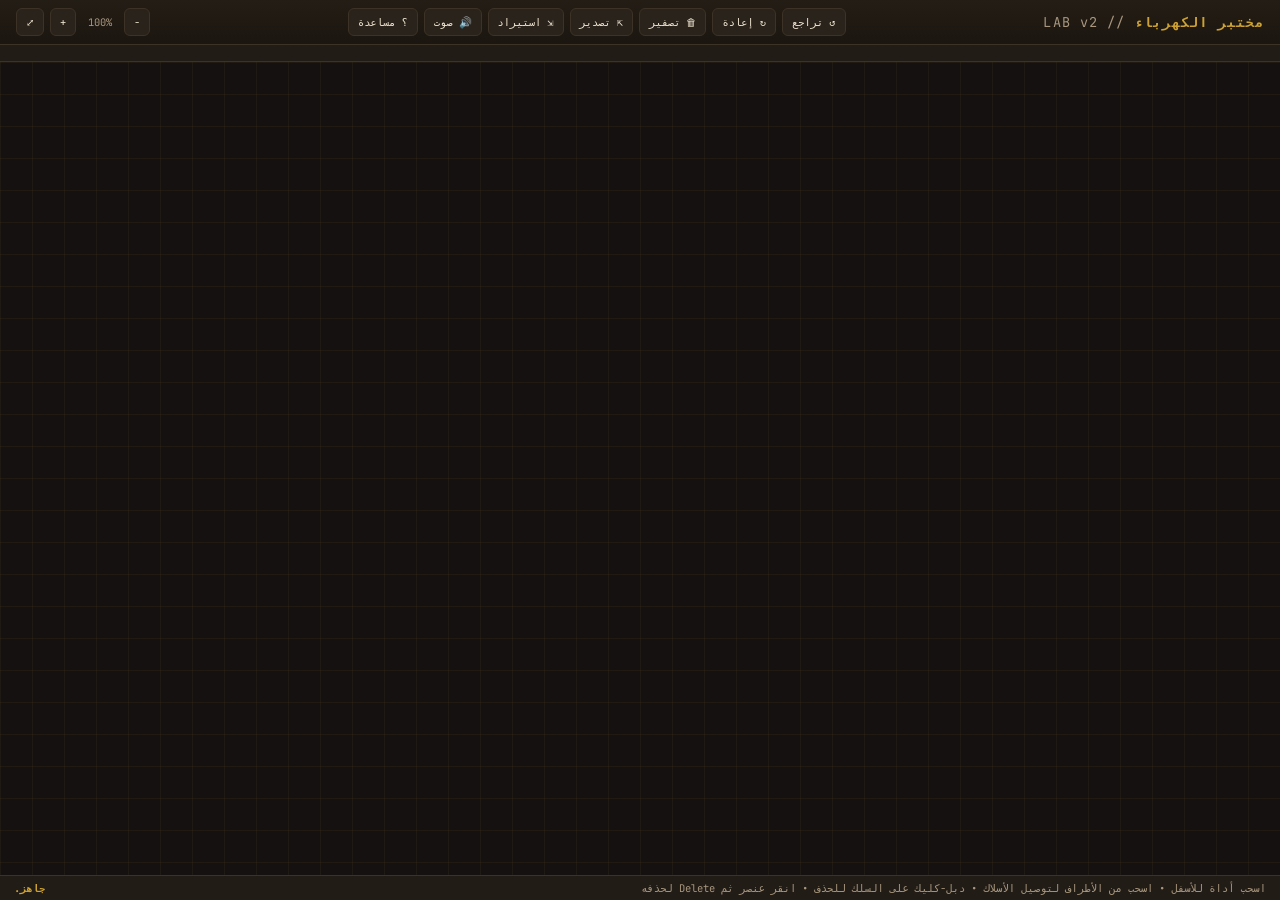
<file: Electric_lab.html>
<!DOCTYPE html>
<html lang="ar" dir="rtl">
<head>
<meta charset="UTF-8">
<meta name="viewport" content="width=device-width, initial-scale=1.0, maximum-scale=1.0">
<title>مختبر الكهرباء التفاعلي — إصدار موسّع</title>
<link rel="preconnect" href="https://fonts.googleapis.com">
<link href="https://fonts.googleapis.com/css2?family=JetBrains+Mono:wght@400;500;700&family=Rajdhani:wght@500;600;700&display=swap" rel="stylesheet">
<style>
:root{
  --bg:#141110; --panel:#221c17; --panel2:#2a231b; --edge:#3d3226;
  --brass:#cda233; --brass-dim:#8a6f1d; --cream:#f0e6d2; --dim:#a8977e;
  --red:#ff5a3c; --black-term:#2a2a2a;
  --live:#ffb454; --live-glow:#ff8c2a;
  --ok:#5fd86f; --warn:#ff5a3c; --amber:#ffb454;
  --grid: rgba(201,162,51,0.06);
}
*{box-sizing:border-box; -webkit-tap-highlight-color:transparent; user-select:none;}
html,body{margin:0;padding:0;height:100%;overflow:hidden;background:var(--bg);}
body{font-family:'Rajdhani',sans-serif;color:var(--cream);display:flex;flex-direction:column;height:100vh;}

header{
  display:flex;align-items:center;justify-content:space-between;gap:10px;flex-wrap:wrap;
  padding:8px 16px;background:linear-gradient(180deg,#241d15,#1b1610);
  border-bottom:1px solid var(--edge); flex-shrink:0; z-index:60;
}
.brand{font-family:'JetBrains Mono',monospace;font-weight:700;letter-spacing:.08em;color:var(--brass);font-size:.85rem;}
.brand span{color:var(--dim);font-weight:400;}
.hgroup{display:flex;gap:6px;align-items:center;}
.hbtn{
  height:28px;padding:0 9px;border-radius:6px;background:var(--panel2);border:1px solid var(--edge);
  color:var(--cream);font-size:13px;cursor:pointer;display:flex;align-items:center;justify-content:center;gap:4px;
  font-family:'JetBrains Mono',monospace;font-size:.65rem;
}
.hbtn:hover{border-color:var(--brass);color:var(--brass);}
.hbtn.active{border-color:var(--warn);color:var(--warn);}
.zlabel{font-family:'JetBrains Mono',monospace;font-size:.65rem;color:var(--dim);min-width:36px;text-align:center;}

.toolbox{
  display:flex;gap:7px;padding:8px 14px;background:var(--panel);
  border-bottom:1px solid var(--edge);overflow-x:auto;flex-shrink:0;z-index:50;
}
.tool{
  display:flex;flex-direction:column;align-items:center;gap:3px;
  min-width:58px;padding:6px 5px;border-radius:8px;background:var(--panel2);
  border:1px solid var(--edge);cursor:grab;touch-action:none;
}
.tool:hover{border-color:var(--brass);}
.tool svg{width:26px;height:26px;}
.tool .tl{font-family:'JetBrains Mono',monospace;font-size:.56rem;color:var(--dim);white-space:nowrap;}
.tool:active{cursor:grabbing;}

.workspace{flex:1;position:relative;overflow:hidden;background:var(--bg);cursor:grab;}
.workspace.panning{cursor:grabbing;}
.ws-inner{
  position:absolute;top:0;left:0;width:2800px;height:1700px;transform-origin:0 0;
  background-image:
    linear-gradient(var(--grid) 1px,transparent 1px),
    linear-gradient(90deg,var(--grid) 1px,transparent 1px);
  background-size:32px 32px;
}
svg#wireLayer{position:absolute;top:0;left:0;width:100%;height:100%;overflow:visible;pointer-events:none;}
.wire-line{fill:none;stroke:#6b5a42;stroke-width:5;stroke-linecap:round;pointer-events:stroke;cursor:pointer;transition:stroke .25s,filter .25s;}
.wire-line.live{stroke:var(--live-glow);filter:drop-shadow(0 0 6px rgba(255,140,42,.8)) drop-shadow(0 0 14px rgba(255,140,42,.35));}
.wire-temp{fill:none;stroke:var(--brass);stroke-width:4;stroke-dasharray:6 5;opacity:.85;}
.wire-pulse{fill:#fff4d6;opacity:0;}
.wire-pulse.live{opacity:1;}

.comp{position:absolute;background:var(--panel);border:1px solid var(--edge);border-radius:10px;
  box-shadow:0 10px 24px rgba(0,0,0,.45);z-index:10;}
.comp.selected{outline:2px solid var(--brass); box-shadow:0 0 0 4px rgba(205,162,51,.25),0 10px 24px rgba(0,0,0,.45);}
.comp.warn{animation:warnPulse 1s infinite;}
@keyframes warnPulse{0%,100%{box-shadow:0 0 0 0 rgba(255,90,60,.6);}50%{box-shadow:0 0 14px 4px rgba(255,90,60,.5);}}
.comp .head{
  height:20px;background:linear-gradient(180deg,#3a3020,#2a2216);border-bottom:1px solid var(--edge);
  border-radius:10px 10px 0 0;display:flex;align-items:center;justify-content:space-between;
  padding:0 5px;cursor:grab;touch-action:none;gap:3px;
}
.comp .head:active{cursor:grabbing;}
.comp .head .t{font-family:'JetBrains Mono',monospace;font-size:.56rem;color:var(--brass);letter-spacing:.03em;overflow:hidden;text-overflow:ellipsis;white-space:nowrap;}
.hicon{width:14px;height:14px;border-radius:50%;font-size:9px;line-height:14px;text-align:center;cursor:pointer;opacity:0;transition:opacity .15s;flex-shrink:0;}
.comp:hover .hicon{opacity:1;}
.hicon.del{background:#4a2a20;color:#e8a;}
.hicon.dup{background:#2a3a20;color:#bfe6a8;}
.hicon.rot{background:#20303a;color:#a8d4e6;}
.comp .body{position:relative;padding:6px 4px 16px;display:flex;flex-direction:column;align-items:center;gap:4px;height:calc(100% - 20px);}
.art-wrap{transition:transform .2s ease;display:flex;align-items:center;justify-content:center;}

.terminal{
  position:absolute;width:15px;height:15px;border-radius:50%;transform:translate(-50%,-50%);
  background:#8a8a8a;border:2px solid #1a1a1a;cursor:crosshair;z-index:20;
  box-shadow:0 0 0 3px rgba(0,0,0,.25);
}
.terminal:hover{transform:translate(-50%,-50%) scale(1.3);}
.terminal.pos{background:var(--red);}
.terminal.neg{background:var(--black-term);}

.mini-label{font-family:'JetBrains Mono',monospace;font-size:.58rem;color:var(--dim);text-align:center;line-height:1.3;}
.mini-btn{font-family:'JetBrains Mono',monospace;font-size:.55rem;background:var(--panel2);border:1px solid var(--edge);color:var(--cream);border-radius:4px;padding:1px 6px;cursor:pointer;}
.mini-btn:hover{border-color:var(--brass);}
.preset-row{display:flex;gap:3px;}
input[type=range]{-webkit-appearance:none;appearance:none;height:4px;background:var(--edge);border-radius:3px;outline:none;width:100%;}
input[type=range]::-webkit-slider-thumb{-webkit-appearance:none;width:13px;height:13px;border-radius:50%;background:var(--brass);cursor:pointer;border:none;}
input[type=range]::-moz-range-thumb{width:13px;height:13px;border-radius:50%;background:var(--brass);border:none;cursor:pointer;}

.mm-screen{width:100%;background:#0e2a1e;border:1px solid #0a1f16;border-radius:4px;padding:4px 3px;
  font-family:'JetBrains Mono',monospace;text-align:center;color:#7dffb0;font-size:.92rem;font-weight:700;
  box-shadow:inset 0 0 8px rgba(0,0,0,.6);}
.mm-unit{font-size:.52rem;color:#4fae7d;display:block;}

#ghost{position:fixed;pointer-events:none;z-index:999;opacity:.85;transform:translate(-50%,-50%);display:none;}
#ghost svg{width:34px;height:34px;filter:drop-shadow(0 6px 10px rgba(0,0,0,.5));}

.spark{position:absolute;border-radius:50%;pointer-events:none;z-index:60;}
.smoke{position:absolute;border-radius:50%;pointer-events:none;z-index:59;background:radial-gradient(circle,rgba(120,110,100,.5),transparent 70%);}

.statusbar{
  padding:5px 14px;background:var(--panel);border-top:1px solid var(--edge);
  font-family:'JetBrains Mono',monospace;font-size:.66rem;color:var(--dim);flex-shrink:0;
  display:flex;justify-content:space-between;gap:10px;z-index:40;
}
.statusbar b{color:var(--brass);}
#msg{color:var(--cream);}
#msg.danger{color:var(--warn);font-weight:700;}
.shake{animation:shakeAnim .5s;}
@keyframes shakeAnim{0%,100%{transform:translate(0,0);}20%{transform:translate(-8px,4px);}40%{transform:translate(8px,-4px);}60%{transform:translate(-6px,-4px);}80%{transform:translate(6px,4px);}}

.tooltip{position:fixed;z-index:200;background:#0f0d0a;border:1px solid var(--brass);border-radius:8px;
  padding:8px 10px;font-family:'JetBrains Mono',monospace;font-size:.68rem;color:var(--cream);
  pointer-events:none;display:none;line-height:1.6;box-shadow:0 8px 20px rgba(0,0,0,.5);white-space:nowrap;}
.tooltip b{color:var(--brass);}

.modal-back{position:fixed;inset:0;background:rgba(0,0,0,.6);z-index:300;display:none;align-items:center;justify-content:center;}
.modal{background:var(--panel);border:1px solid var(--edge);border-radius:12px;padding:16px;width:min(520px,90vw);max-height:80vh;display:flex;flex-direction:column;gap:10px;}
.modal h3{margin:0;color:var(--brass);font-family:'JetBrains Mono',monospace;font-size:.85rem;}
.modal textarea{width:100%;height:180px;background:#0e0c09;color:#bfe6a8;border:1px solid var(--edge);border-radius:8px;font-family:'JetBrains Mono',monospace;font-size:.68rem;padding:8px;resize:vertical;}
.modal .row{display:flex;gap:8px;justify-content:flex-end;}
.modal p{font-size:.8rem;color:var(--dim);margin:0;line-height:1.6;}
.modal ul{font-size:.78rem;color:var(--dim);line-height:1.8;margin:0;padding-inline-start:18px;}
</style>
</head>
<body>

<header>
  <div class="brand">مختبر الكهرباء <span>// LAB v2</span></div>
  <div class="hgroup">
    <div class="hbtn" id="btnUndo">↺ تراجع</div>
    <div class="hbtn" id="btnRedo">↻ إعادة</div>
    <div class="hbtn" id="btnReset">🗑 تصفير</div>
    <div class="hbtn" id="btnExport">⇱ تصدير</div>
    <div class="hbtn" id="btnImport">⇲ استيراد</div>
    <div class="hbtn" id="btnMute">🔊 صوت</div>
    <div class="hbtn" id="btnHelp">؟ مساعدة</div>
  </div>
  <div class="hgroup">
    <div class="hbtn" id="zoomOut">−</div>
    <div class="zlabel" id="zoomLabel">100%</div>
    <div class="hbtn" id="zoomIn">+</div>
    <div class="hbtn" id="zoomReset">⤢</div>
  </div>
</header>

<div class="toolbox" id="toolbox"></div>

<div class="workspace" id="workspace">
  <div class="ws-inner" id="wsInner">
    <svg id="wireLayer"></svg>
  </div>
</div>

<div class="statusbar">
  <div>اسحب أداة للأسفل • اسحب من الأطراف لتوصيل الأسلاك • دبل‑كليك على السلك للحذف • انقر عنصر ثم Delete لحذفه</div>
  <div id="msg"><b>جاهز.</b></div>
</div>

<div id="ghost"></div>
<div class="tooltip" id="tooltip"></div>

<div class="modal-back" id="modalBack">
  <div class="modal" id="modalBody"></div>
</div>

<script>
(function(){
"use strict";

/* ================= SVG ICON LIBRARY (realistic-ish line art) ================= */
function grad(id,c1,c2){ return `<linearGradient id="${id}" x1="0" y1="0" x2="0" y2="1">
  <stop offset="0" stop-color="${c1}"/><stop offset="1" stop-color="${c2}"/></linearGradient>`; }

function artBattery(c){
  const id=c.id;
  return `<svg viewBox="0 0 80 70">
    <defs>${grad('bB'+id,'#4a4038','#241d16')}${grad('bCap'+id,'#e8d9a8','#a8935a')}</defs>
    <rect x="10" y="14" width="52" height="42" rx="4" fill="url(#bB${id})" stroke="#171310" stroke-width="1.5"/>
    <rect x="62" y="26" width="8" height="18" rx="2" fill="url(#bCap${id})" stroke="#171310"/>
    <rect x="14" y="20" width="44" height="8" rx="2" fill="#5a4a30" opacity=".5"/>
    <text x="36" y="42" font-size="11" text-anchor="middle" fill="#e8d9a8" font-family="JetBrains Mono, monospace" font-weight="700">${c.voltage.toFixed(0)}V</text>
    <text x="20" y="12" font-size="14" fill="#ff5a3c" font-family="Georgia">+</text>
    <text x="8" y="66" font-size="14" fill="#888">−</text>
  </svg>`;
}
function artBulb(c){
  const lit = Math.min(1,Math.abs(c._I||0)/1.8);
  const glass = c.burned ? '#241f19' : `rgba(255,224,150,${0.12+lit*0.55})`;
  const glow = c.burned? 'none' : `drop-shadow(0 0 ${4+lit*16}px rgba(255,190,90,${0.3+lit*0.6}))`;
  return `<svg viewBox="0 0 70 80" style="filter:${glow}">
    <defs>${grad('gl'+c.id,'#fff7e0','#caa544')}</defs>
    <circle cx="35" cy="32" r="24" fill="${glass}" stroke="${c.burned?'#3a3025':'#c9b98a'}" stroke-width="2"/>
    <path d="M24,26 L30,40 L35,28 L40,40 L46,26" fill="none" stroke="${c.burned?'#332a20':'#7a5a20'}" stroke-width="2" stroke-linecap="round"/>
    <path d="M28,54 L42,54 L40,62 Q35,66 30,62 Z" fill="url(#gl${c.id})" stroke="#8a7440" stroke-width="1"/>
    <line x1="27" y1="58" x2="43" y2="58" stroke="#5a4a20" stroke-width="1.5"/>
    <line x1="27" y1="62" x2="43" y2="62" stroke="#5a4a20" stroke-width="1.5"/>
  </svg>`;
}
function artMotor(c){
  const spin = c.spin||0;
  return `<svg viewBox="0 0 80 70">
    <defs>${grad('mo'+c.id,'#5a5248','#2a2620')}</defs>
    <rect x="18" y="16" width="38" height="38" rx="6" fill="url(#mo${c.id})" stroke="#171310" stroke-width="1.5"/>
    <circle cx="37" cy="35" r="15" fill="#1c1712" stroke="#000"/>
    <g transform="rotate(${spin} 37 35)">
      <ellipse cx="37" cy="26" rx="4" ry="9" fill="#cda233"/>
      <ellipse cx="37" cy="44" rx="4" ry="9" fill="#cda233"/>
      <ellipse cx="28" cy="35" rx="9" ry="4" fill="#a8842a"/>
      <ellipse cx="46" cy="35" rx="9" ry="4" fill="#a8842a"/>
      <circle cx="37" cy="35" r="4" fill="#eee2c9"/>
    </g>
    <rect x="56" y="30" width="14" height="4" fill="#333"/>
  </svg>`;
}
function artSwitch(c){
  const ang = c.closed ? -4 : 30;
  return `<svg viewBox="0 0 90 60">
    <rect x="8" y="30" width="74" height="10" rx="4" fill="#2a231a" stroke="#171310"/>
    <circle cx="20" cy="35" r="5" fill="#cda233" stroke="#171310"/>
    <circle cx="70" cy="35" r="5" fill="#cda233" stroke="#171310"/>
    <g transform="rotate(${ang} 20 35)"><rect x="20" y="32" width="52" height="6" rx="3" fill="${c.closed?'#5fd86f':'#e8dfc9'}"/></g>
    <circle cx="20" cy="35" r="3" fill="#171310"/>
  </svg>`;
}
function artRheostat(c){
  const pos = 12 + (c.value/100)*56;
  return `<svg viewBox="0 0 90 55">
    <rect x="10" y="20" width="70" height="16" rx="4" fill="#e6cf94" stroke="#8a6f1d" stroke-width="1.5"/>
    ${Array.from({length:9}).map((_,i)=>`<rect x="${13+i*8}" y="20" width="3" height="16" fill="#c9a95a" opacity=".5"/>`).join('')}
    <line x1="${pos}" y1="6" x2="${pos}" y2="26" stroke="#eee2c9" stroke-width="3"/>
    <polygon points="${pos-6},6 ${pos+6},6 ${pos},14" fill="#cda233" stroke="#171310"/>
  </svg>`;
}
function artMultimeter(c){
  const dial = c.mode==='V'? -30 : (c.mode==='A'? 30:0);
  return `<svg viewBox="0 0 90 100">
    <rect x="8" y="8" width="74" height="84" rx="8" fill="#e8dfc9" stroke="#171310" stroke-width="2"/>
    <rect x="16" y="16" width="58" height="24" rx="3" fill="#0e2a1e"/>
    <circle cx="45" cy="64" r="14" fill="#c9b98a" stroke="#171310" stroke-width="1.5"/>
    <line x1="45" y1="64" x2="45" y2="52" stroke="#171310" stroke-width="2" transform="rotate(${dial} 45 64)"/>
    <circle cx="45" cy="64" r="2" fill="#171310"/>
  </svg>`;
}
function bandColor(v){ return {brown:'#7a4a1e',black:'#1a1a1a',red:'#d32f2f',orange:'#f57c00',yellow:'#fbc02d',green:'#388e3c',blue:'#1976d2',violet:'#7b1fa2',grey:'#9e9e9e',gold:'#cda233'}[v]; }
const RES_PRESETS = [
  {v:10,bands:['brown','black','black']},{v:22,bands:['red','red','black']},
  {v:47,bands:['yellow','violet','black']},{v:100,bands:['brown','black','brown']},
  {v:220,bands:['red','red','brown']},{v:470,bands:['yellow','violet','brown']},
  {v:1000,bands:['brown','black','red']},{v:2200,bands:['red','red','red']},{v:4700,bands:['yellow','violet','red']}
];
function artResistor(c){
  const p = RES_PRESETS[c.presetIdx||0];
  const bx=[30,38,46];
  return `<svg viewBox="0 0 90 50">
    <line x1="4" y1="25" x2="24" y2="25" stroke="#8a8a8a" stroke-width="3"/>
    <line x1="66" y1="25" x2="86" y2="25" stroke="#8a8a8a" stroke-width="3"/>
    <rect x="24" y="12" width="42" height="26" rx="6" fill="#e8d9a8" stroke="#a8935a" stroke-width="1.5"/>
    ${p.bands.map((b,i)=>`<rect x="${bx[i]}" y="12" width="4" height="26" fill="${bandColor(b)}"/>`).join('')}
  </svg>`;
}
const LED_COLORS = ['#ff3b3b','#3bff6a','#3b9bff','#fff23b','#f5f5f5'];
function artLED(c){
  const lit = c.burned? 0 : Math.min(1, Math.max(0,(c._I||0)) / 0.05);
  const col = LED_COLORS[c.colorIdx||0];
  return `<svg viewBox="0 0 60 90" style="filter:${lit>0.05?`drop-shadow(0 0 ${6+lit*14}px ${col})`:'none'}">
    <line x1="18" y1="60" x2="18" y2="82" stroke="#999" stroke-width="2"/>
    <line x1="42" y1="60" x2="42" y2="76" stroke="#999" stroke-width="2"/>
    <path d="M14,60 L14,30 Q14,8 30,8 Q46,8 46,30 L46,60 Z" fill="${c.burned?'#2a2420':col}" fill-opacity="${c.burned?1:(0.25+lit*0.7)}" stroke="#8a8a8a" stroke-width="1.5"/>
    <line x1="14" y1="60" x2="46" y2="60" stroke="#8a8a8a" stroke-width="1.5"/>
    <text x="30" y="90" font-size="9" text-anchor="middle" fill="#a8977e" font-family="JetBrains Mono">+ ⟶ −</text>
  </svg>`;
}
function artFuse(c){
  const blown = c.blown;
  return `<svg viewBox="0 0 90 46">
    <line x1="4" y1="23" x2="18" y2="23" stroke="#8a8a8a" stroke-width="3"/>
    <line x1="72" y1="23" x2="86" y2="23" stroke="#8a8a8a" stroke-width="3"/>
    <rect x="18" y="8" width="54" height="30" rx="10" fill="rgba(220,235,255,.18)" stroke="#c9d8e6" stroke-width="1.5"/>
    ${blown ? `<line x1="24" y1="23" x2="40" y2="16" stroke="#ffb454" stroke-width="2"/><line x1="50" y1="30" x2="66" y2="23" stroke="#ffb454" stroke-width="2"/>`
            : `<line x1="24" y1="23" x2="66" y2="23" stroke="#c9a233" stroke-width="2"/>`}
    <text x="45" y="43" font-size="9" text-anchor="middle" fill="#a8977e" font-family="JetBrains Mono">${c.rating}A</text>
  </svg>`;
}
function artCapacitor(c){
  const charge = c.charge||0;
  return `<svg viewBox="0 0 80 60">
    <line x1="4" y1="30" x2="30" y2="30" stroke="#8a8a8a" stroke-width="3"/>
    <line x1="50" y1="30" x2="76" y2="30" stroke="#8a8a8a" stroke-width="3"/>
    <rect x="26" y="6" width="8" height="48" fill="#c9a95a"/>
    <rect x="46" y="6" width="8" height="48" fill="#555"/>
    <rect x="0" y="52" width="${charge*80}" height="4" fill="#5fd86f"/>
    <rect x="0" y="52" width="80" height="4" fill="none" stroke="#3d3226"/>
  </svg>`;
}
function artBuzzer(c){
  const active = Math.abs(c._I||0) > 0.03;
  return `<svg viewBox="0 0 70 70">
    <circle cx="35" cy="35" r="26" fill="#2f271b" stroke="#171310" stroke-width="2"/>
    <circle cx="35" cy="35" r="18" fill="none" stroke="${active?'#ffb454':'#5a4a30'}" stroke-width="2"/>
    <circle cx="35" cy="35" r="10" fill="none" stroke="${active?'#ffb454':'#5a4a30'}" stroke-width="2"/>
    <circle cx="35" cy="35" r="3" fill="${active?'#ffb454':'#5a4a30'}"/>
  </svg>`;
}

/* ================= TYPES ================= */
const TYPES = {
  battery:   {w:150,h:126,label:'بطارية',    art:artBattery},
  bulb:      {w:100,h:120,label:'لمبة',      art:artBulb, R:12, maxI:1.8},
  motor:     {w:110,h:118,label:'موتور',     art:artMotor, R:6, maxI:2.2},
  switchT:   {w:120,h:96, label:'مفتاح',     art:artSwitch},
  rheostat:  {w:150,h:112,label:'سرعات',     art:artRheostat},
  multimeter:{w:150,h:168,label:'ملتيميتر',  art:artMultimeter},
  resistor:  {w:130,h:96, label:'مقاومة',    art:artResistor},
  led:       {w:90, h:130,label:'LED',       art:artLED, maxI:0.05},
  fuse:      {w:120,h:96, label:'فيوز',      art:artFuse},
  capacitor: {w:110,h:104,label:'مكثف',      art:artCapacitor},
  buzzer:    {w:100,h:110,label:'جرس',       art:artBuzzer, R:20, maxI:1.0},
};
const TOOL_ORDER = ['battery','bulb','motor','switchT','rheostat','multimeter','resistor','led','fuse','capacitor','buzzer'];

const RINT = 0.4, BATTERY_HARD_LIMIT = 8, MULTIMETER_MAX = 5;
const LED_R_ON = 40, LED_R_OFF = 5e6;

let comps=[], wires=[], idc=1;
const newId=()=>'c'+(idc++);
let zoom=1, panX=60, panY=30;
let pendingWire=null, dragComp=null, panning=null, selectedId=null, muted=false;
let undoStack=[], redoStack=[];

const ws=document.getElementById('workspace'), wsInner=document.getElementById('wsInner'),
      svg=document.getElementById('wireLayer'), msg=document.getElementById('msg'),
      ghost=document.getElementById('ghost'), tooltip=document.getElementById('tooltip');

function setMsg(t,danger){ msg.textContent=t; msg.className=danger?'danger':''; }

/* ---------- audio ---------- */
let actx=null;
function audio(){ if(!actx) actx=new (window.AudioContext||window.webkitAudioContext)(); return actx; }
function beep(freq=880,dur=0.09,type='sine',vol=0.14){
  if(muted) return;
  try{ const ac=audio(); const o=ac.createOscillator(); const g=ac.createGain();
    o.type=type; o.frequency.value=freq; g.gain.value=vol; o.connect(g); g.connect(ac.destination);
    g.gain.setValueAtTime(vol,ac.currentTime); g.gain.exponentialRampToValueAtTime(0.001,ac.currentTime+dur);
    o.start(); o.
</file>
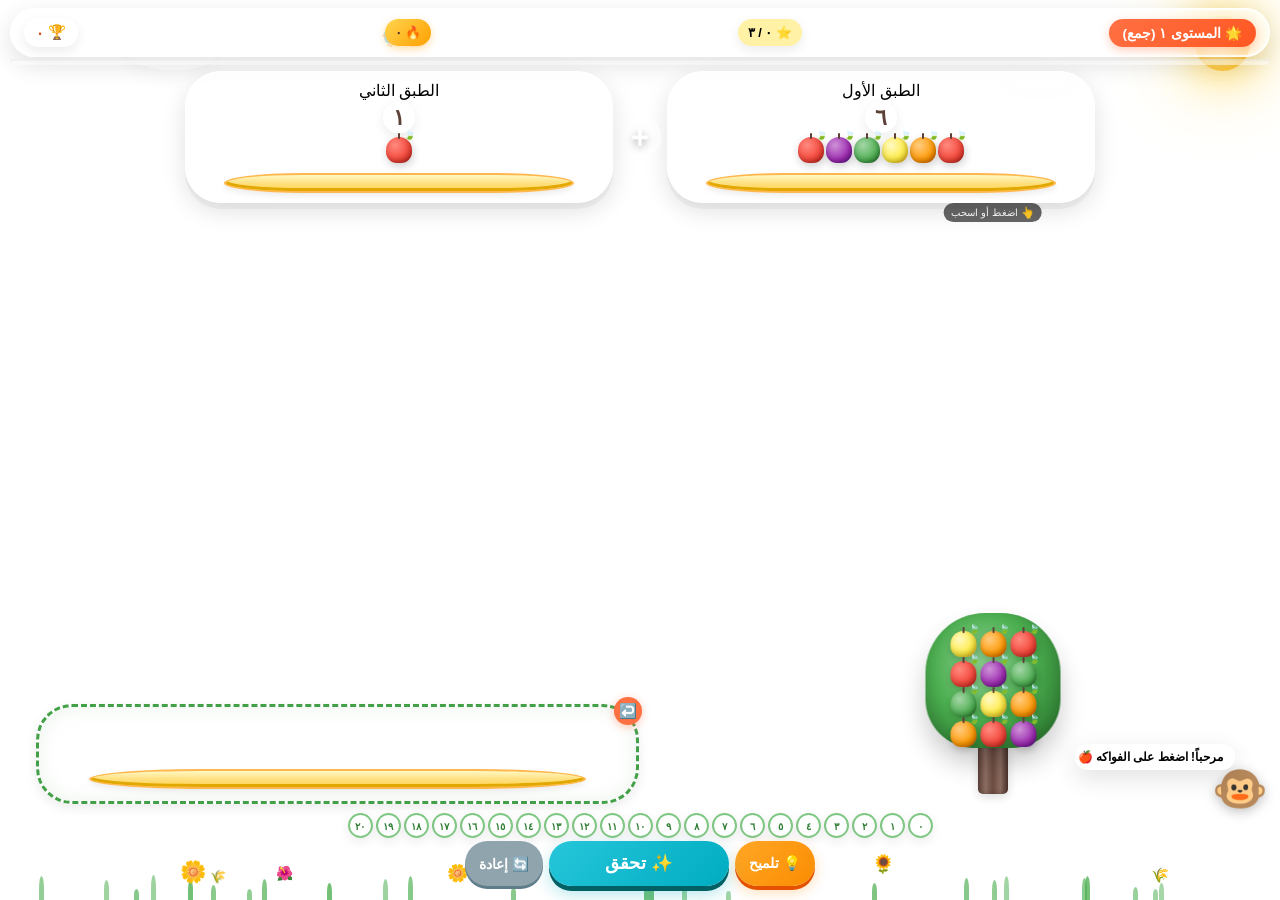
<file: Math_orchard.html>
<!DOCTYPE html>
<html lang="ar" dir="rtl">
<head>
    <meta charset="UTF-8">
    <meta name="viewport" content="width=device-width, initial-scale=1.0, maximum-scale=1.0, user-scalable=no, viewport-fit=cover, shrink-to-fit=yes">
    <title>مزرعة الأرقام الذكية | 0-20</title>
    <style>
        :root {
            --sky-top: #87CEEB;
            --sky-bottom: #B0E0FF;
            --grass: #A5D6A7;
            --grass-dark: #66BB6A;
            --plate-bg: rgba(255, 255, 255, 0.75);
            --shadow-sm: 0 4px 12px rgba(0, 0, 0, 0.08);
            --shadow-md: 0 8px 24px rgba(0, 0, 0, 0.12);
            --radius-lg: 36px;
            --radius-xl: 50px;
        }

        * {
            box-sizing: border-box;
            user-select: none;
            -webkit-user-select: none;
            margin: 0;
            padding: 0;
            -webkit-tap-highlight-color: transparent;
        }

        body {
            font-family: 'Segoe UI', 'Arial', 'Tahoma', sans-serif;
            background: linear-gradient(180deg, var(--sky-top) 0%, var(--sky-bottom) 35%, #c8e6c9 65%, var(--grass) 85%, var(--grass-dark) 100%);
            height: 100vh;
            height: 100dvh;
            width: 100vw;
            overflow: hidden;
            display: flex;
            flex-direction: column;
            align-items: center;
            justify-content: space-between;
            padding: 8px 10px max(14px, env(safe-area-inset-bottom, 14px));
            position: fixed;
            top: 0;
            left: 0;
            touch-action: manipulation;
        }

        .sky-layer {
            position: fixed;
            pointer-events: none;
            z-index: 0;
            top: 0;
            left: 0;
            width: 100%;
            height: 50%;
            overflow: hidden;
        }
        .sun {
            position: absolute;
            top: 16px;
            right: 30px;
            width: 55px;
            height: 55px;
            background: radial-gradient(circle at 40% 35%, #FFF9C4 10%, #FFE082 40%, #FFB300 100%);
            border-radius: 50%;
            box-shadow: 0 0 40px #FFD54F, 0 0 80px #FFCA28;
            animation: sunPulse 4s infinite alternate ease-in-out;
            z-index: 2;
            will-change: transform;
        }
        @keyframes sunPulse {
            0% { transform: scale(1); }
            100% { transform: scale(1.08); }
        }
        .rainbow {
            position: absolute;
            top: 5px;
            left: 15%;
            width: 70%;
            height: 60px;
            border-radius: 50%;
            background: conic-gradient(red, orange, yellow, green, blue, indigo, violet, red);
            opacity: 0;
            filter: blur(8px);
            transition: opacity 0.8s ease;
            z-index: 1;
            pointer-events: none;
        }
        .rainbow.show { opacity: 0.3; }
        .cloud {
            position: absolute;
            background: rgba(255, 255, 255, 0.85);
            border-radius: 50%;
            box-shadow: 0 6px 20px rgba(0, 0, 0, 0.04);
            z-index: 3;
            will-change: transform;
        }
        .cloud::before,
        .cloud::after {
            content: '';
            position: absolute;
            background: inherit;
            border-radius: 50%;
        }
        .cloud1 {
            width: 90px;
            height: 34px;
            top: 8%;
            left: 10%;
            animation: floatCloud 12s infinite ease-in-out;
        }
        .cloud1::before { width: 45px;
            height: 45px;
            top: -24px;
            left: 18px; }
        .cloud1::after { width: 55px;
            height: 50px;
            top: -28px;
            left: 40px; }
        .cloud2 {
            width: 70px;
            height: 26px;
            top: 14%;
            right: 16%;
            animation: floatCloud 14s infinite ease-in-out reverse;
        }
        .cloud2::before { width: 35px;
            height: 35px;
            top: -18px;
            left: 14px; }
        .cloud2::after { width: 40px;
            height: 38px;
            top: -22px;
            left: 30px; }
        @keyframes floatCloud {
            0%,
            100% { transform: translateX(0) translateY(0); }
            30% { transform: translateX(25px) translateY(-5px); }
            60% { transform: translateX(45px) translateY(2px); }
            85% { transform: translateX(15px) translateY(-2px); }
        }
        .birds-container {
            position: absolute;
            top: 6%;
            left: 30%;
            z-index: 4;
            animation: birdsFly 10s infinite ease-in-out;
        }
        .bird-emoji {
            font-size: 18px;
            display: inline-block;
            animation: birdFlap 0.5s infinite alternate ease-in-out;
        }
        .bird-emoji:nth-child(2) { animation-delay: 0.15s;
            margin-left: -3px; }
        @keyframes birdFlap {
            0% { transform: translateY(0) rotate(0deg); }
            100% { transform: translateY(-8px) rotate(4deg); }
        }
        @keyframes birdsFly {
            0%,
            100% { transform: translate(0, 0); }
            35% { transform: translate(40px, -18px); }
            65% { transform: translate(70px, -6px); }
            90% { transform: translate(25px, -12px); }
        }

        .ground-details {
            position: fixed;
            bottom: 0;
            left: 0;
            width: 100%;
            height: 30%;
            pointer-events: none;
            z-index: 0;
        }
        .grass-blade {
            position: absolute;
            bottom: 0;
            width: 5px;
            border-radius: 50% 50% 0 0;
            background: #4CAF50;
            animation: swayGrass 3s infinite ease-in-out;
            transform-origin: bottom center;
            will-change: transform;
        }
        @keyframes swayGrass {
            0%,
            100% { transform: rotate(-2deg); }
            50% { transform: rotate(2deg); }
        }
        .flower {
            position: absolute;
            bottom: 6px;
            font-size: 16px;
            animation: swayFlower 3.5s infinite ease-in-out;
        }
        @keyframes swayFlower {
            0%,
            100% { transform: rotate(-4deg); }
            50% { transform: rotate(4deg); }
        }

        .top-bar {
            width: 100%;
            display: flex;
            justify-content: space-between;
            align-items: center;
            padding: 8px 12px;
            background: rgba(255, 255, 255, 0.6);
            border-radius: var(--radius-xl);
            border: 2px solid rgba(255, 255, 255, 0.9);
            z-index: 20;
            box-shadow: var(--shadow-md);
            gap: 6px;
            flex-wrap: wrap;
        }
        .level-pill {
            background: linear-gradient(135deg, #FF7043, #FF5722);
            color: white;
            padding: 6px 14px;
            border-radius: var(--radius-xl);
            font-weight: 700;
            font-size: 0.85rem;
            box-shadow: 0 3px 10px rgba(255, 87, 34, 0.3);
            white-space: nowrap;
        }
        .score-badge {
            display: flex;
            align-items: center;
            gap: 4px;
            background: rgba(255, 255, 255, 0.9);
            padding: 6px 12px;
            border-radius: var(--radius-xl);
            font-weight: 700;
            color: #D84315;
            font-size: 0.9rem;
            box-shadow: var(--shadow-sm);
        }
        .stars-badge {
            display: flex;
            align-items: center;
            gap: 3px;
            background: rgba(255, 215, 0, 0.35);
            padding: 6px 10px;
            border-radius: var(--radius-xl);
            font-weight: 700;
            font-size: 0.8rem;
            box-shadow: var(--shadow-sm);
        }
        .streak-badge {
            background: linear-gradient(135deg, #FFD54F, #FFA000);
            color: #4E342E;
            padding: 6px 10px;
            border-radius: var(--radius-xl);
            font-weight: 700;
            font-size: 0.8rem;
            box-shadow: 0 3px 8px rgba(255, 160, 0, 0.35);
            white-space: nowrap;
        }
        .progress-bar-wrap {
            width: 100%;
            height: 6px;
            background: rgba(255, 255, 255, 0.5);
            border-radius: 8px;
            margin: 2px 0;
            z-index: 20;
            overflow: hidden;
            box-shadow: inset 0 1px 3px rgba(0, 0, 0, 0.08);
        }
        .progress-fill {
            height: 100%;
            width: 0%;
            background: linear-gradient(90deg, #FFD54F, #FF9800, #F44336);
            border-radius: 8px;
            transition: width 0.5s ease;
        }

        .equation-panel {
            display: flex;
            align-items: center;
            justify-content: center;
            gap: 6px;
            width: 100%;
            margin: 4px 0;
            z-index: 20;
            flex-wrap: wrap;
        }
        .plate-card {
            display: flex;
            flex-direction: column;
            align-items: center;
            background: var(--plate-bg);
            border-radius: var(--radius-lg);
            padding: 8px 6px;
            width: 34%;
            min-width: 90px;
            min-height: 90px;
            box-shadow: 0 6px 0 rgba(0, 0, 0, 0.04), var(--shadow-md);
            border: 2px solid rgba(255, 255, 255, 0.9);
            transition: transform 0.2s ease;
            will-change: transform;
        }
        .plate-number {
            font-size: 1.4rem;
            font-weight: 900;
            color: #5D4037;
            margin: 2px 0;
            background: rgba(255, 255, 255, 0.7);
            padding: 2px 10px;
            border-radius: 16px;
            box-shadow: var(--shadow-sm);
        }
        .fruits-row {
            display: flex;
            flex-wrap: wrap-reverse;
            justify-content: center;
            align-content: flex-end;
            gap: 2px;
            width: 100%;
            min-height: 36px;
            padding: 2px;
        }
        .plate-dish {
            width: 85%;
            height: 20px;
            background: linear-gradient(180deg, #FFF9C4, #FFE082, #FFD54F);
            border-radius: 45% / 20px;
            border: 2px solid #FFB74D;
            box-shadow: inset 0 -3px 0 #E0A800, 0 3px 6px rgba(0, 0, 0, 0.08);
            margin-top: 2px;
        }
        .operator-sign {
            font-size: 2rem;
            font-weight: 900;
            color: white;
            text-shadow: 0 3px 8px rgba(0, 0, 0, 0.3);
            background: rgba(255, 255, 255, 0.35);
            width: 42px;
            height: 42px;
            border-radius: 50%;
            display: flex;
            align-items: center;
            justify-content: center;
            animation: bounceOp 2s infinite alternate ease-in-out;
            flex-shrink: 0;
            border: 2px solid rgba(255, 255, 255, 0.5);
            will-change: transform;
        }
        @keyframes bounceOp {
            0% { transform: translateY(0) scale(1); }
            100% { transform: translateY(-8px) scale(1.08); }
        }

        .play-area {
            display: flex;
            width: 100%;
            justify-content: space-between;
            align-items: flex-end;
            flex: 1;
            position: relative;
            z-index: 15;
            margin: 2px 0;
            min-height: 170px;
            gap: 4px;
        }
        .tree-section {
            width: 44%;
            height: 100%;
            position: relative;
            display: flex;
            justify-content: center;
            align-items: flex-end;
        }
        .trunk {
            width: 30px;
            height: 75px;
            background: linear-gradient(90deg, #5D4037, #8D6E63, #6D4C41, #8D6E63, #5D4037);
            border-radius: 14px 14px 5px 5px;
            position: absolute;
            bottom: 14px;
            z-index: 2;
            box-shadow: inset -3px 0 6px rgba(0, 0, 0, 0.25), 0 3px 10px rgba(0, 0, 0, 0.15);
        }
        .leaves {
            width: 135px;
            height: 135px;
            background: radial-gradient(ellipse at 42% 38%, #81C784 10%, #4CAF50 45%, #2E7D32 85%);
            border-radius: 44% 44% 36% 36%;
            position: absolute;
            bottom: 60px;
            left: 50%;
            transform: translateX(-50%);
            box-shadow: 0 16px 26px rgba(0, 0, 0, 0.2), inset 0 -6px 16px rgba(0, 0, 0, 0.15);
            display: flex;
            flex-wrap: wrap;
            justify-content: center;
            align-items: center;
            padding: 16px;
            z-index: 3;
            animation: swayTree 5s infinite ease-in-out;
            will-change: transform;
            overflow: visible;
        }
        @keyframes swayTree {
            0%,
            100% { transform: translateX(-50%) rotate(0deg); }
            30% { transform: translateX(-50%) rotate(2.5deg); }
            65% { transform: translateX(-50%) rotate(-2deg); }
        }
        .tree-hint {
            position: absolute;
            top: -6px;
            left: 50%;
            transform: translateX(-50%);
            font-size: 0.65rem;
            background: rgba(0, 0, 0, 0.6);
            color: #fff;
            padding: 3px 8px;
            border-radius: 10px;
            z-index: 10;
            pointer-events: none;
            opacity: 0;
            transition: opacity 0.3s;
            white-space: nowrap;
        }
        .tree-hint.visible { opacity: 1; }

        .answer-zone {
            width: 52%;
            height: 100%;
            display: flex;
            flex-direction: column;
            align-items: center;
            justify-content: flex-end;
            position: relative;
        }
        /* تم حذف target-indicator من HTML و CSS */
        .drop-plate {
            width: 92%;
            min-height: 100px;
            background: rgba(255, 255, 255, 0.55);
            border-radius: var(--radius-lg);
            border: 3px dashed #43A047;
            position: relative;
            display: flex;
            flex-direction: column;
            align-items: center;
            justify-content: flex-end;
            padding: 6px 6px 12px;
            margin-bottom: 4px;
            box-shadow: inset 0 0 20px rgba(56, 142, 60, 0.1), var(--shadow-sm);
            transition: all 0.3s ease;
            overflow: visible;
        }
        .drop-plate.active-drop {
            border-color: #FF9800;
            border-style: solid;
            background: rgba(255, 224, 130, 0.55);
            box-shadow: 0 0 0 5px rgba(255, 152, 0, 0.15);
        }
        .drop-plate.magnetic {
            border-color: #FF5722;
            border-style: solid;
            transform: scale(1.02);
            box-shadow: 0 0 0 8px rgba(255, 87, 34, 0.2);
        }
        .drop-plate.shake {
            animation: plateShake 0.4s ease-out;
        }
        /* تلميح الطبق الممتلئ بصرياً */
        .drop-plate.perfect-hint {
            border-color: #66BB6A;
            border-style: solid;
            background: rgba(200, 255, 200, 0.45);
            box-shadow: 0 0 0 8px rgba(76, 175, 80, 0.15), inset 0 0 30px rgba(76, 175, 80, 0.1);
            animation: perfectPulse 1.5s infinite ease-in-out;
        }
        @keyframes perfectPulse {
            0%,
            100% { box-shadow: 0 0 0 6px rgba(76, 175, 80, 0.12); }
            50% { box-shadow: 0 0 0 14px rgba(76, 175, 80, 0.06); }
        }
        @keyframes plateShake {
            0%,
            100% { transform: translateX(0); }
            15% { transform: translateX(-6px); }
            30% { transform: translateX(6px); }
            45% { transform: translateX(-4px); }
            60% { transform: translateX(4px); }
            75% { transform: translateX(-2px); }
            90% { transform: translateX(2px); }
        }

        .fruit {
            width: 26px;
            height: 26px;
            border-radius: 50% 50% 42% 42%;
            cursor: pointer;
            touch-action: none;
            position: relative;
            box-shadow: inset -2px -3px 5px rgba(0, 0, 0, 0.25), 1px 3px 8px rgba(0, 0, 0, 0.2);
            transition: transform 0.15s ease, box-shadow 0.15s ease;
            z-index: 15;
            animation: fruitPopIn 0.4s ease both;
            display: inline-flex;
            align-items: center;
            justify-content: center;
            will-change: transform;
        }
        .fruit.fruit-red { background: radial-gradient(circle at 35% 32%, #FF8A80, #F44336 65%, #B71C1C 100%); }
        .fruit.fruit-orange { background: radial-gradient(circle at 35% 32%, #FFCC80, #FF9800 65%, #E65100 100%); }
        .fruit.fruit-yellow { background: radial-gradient(circle at 35% 32%, #FFF9C4, #FFEB3B 65%, #F9A825 100%); }
        .fruit.fruit-green { background: radial-gradient(circle at 35% 32%, #A5D6A7, #4CAF50 65%, #1B5E20 100%); }
        .fruit.fruit-purple { background: radial-gradient(circle at 35% 32%, #CE93D8, #9C27B0 65%, #4A148C 100%); }
        @keyframes fruitPopIn {
            0% { transform: scale(0) rotate(-40deg);
                opacity: 0; }
            60% { transform: scale(1.2) rotate(8deg);
                opacity: 1; }
            100% { transform: scale(1) rotate(0deg); }
        }
        .fruit::before {
            content: '';
            position: absolute;
            top: -4px;
            left: 50%;
            width: 2px;
            height: 6px;
            background: #5D4037;
            transform: translateX(-50%);
            border-radius: 2px;
            z-index: 2;
        }
        .fruit::after {
            content: '🍃';
            position: absolute;
            top: -7px;
            left: 50%;
            font-size: 9px;
            transform: translateX(5px);
            z-index: 3;
            pointer-events: none;
        }
        .fruit:active { transform: scale(0.9); }
        .fruit.dragging {
            transform: scale(1.35) rotate(10deg);
            cursor: grabbing;
            z-index: 200;
            box-shadow: 0 12px 24px rgba(0, 0, 0, 0.35);
            opacity: 0.9;
            transition: none;
        }
        .fruit.bounce-in { animation: bounceDrop 0.45s ease; }
        @keyframes bounceDrop {
            0% { transform: scale(0.3) translateY(-25px);
                opacity: 0; }
            50% { transform: scale(1.15) translateY(-4px);
                opacity: 1; }
            70% { transform: scale(0.9) translateY(2px); }
            100% { transform: scale(1) translateY(0); }
        }
        .fruit.wobble { animation: wobbleFruit 0.5s ease-out; }
        @keyframes wobbleFruit {
            0%,
            100% { transform: rotate(0); }
            15% { transform: rotate(12deg); }
            30% { transform: rotate(-10deg); }
            45% { transform: rotate(7deg); }
            60% { transform: rotate(-4deg); }
            75% { transform: rotate(2deg); }
        }

        .btn-row {
            display: flex;
            gap: 6px;
            z-index: 20;
            width: 100%;
            justify-content: center;
            flex-wrap: wrap;
        }
        .check-btn {
            background: linear-gradient(135deg, #26C6DA, #00ACC1);
            color: white;
            border: none;
            padding: 12px 22px;
            font-size: 1.1rem;
            font-weight: 700;
            border-radius: var(--radius-xl);
            box-shadow: 0 5px 0 #006064, 0 8px 18px rgba(0, 172, 193, 0.3);
            cursor: pointer;
            transition: all 0.1s ease;
            flex: 1;
            max-width: 180px;
        }
        .check-btn:active {
            transform: translateY(4px);
            box-shadow: 0 1px 0 #006064, 0 3px 8px rgba(0, 172, 193, 0.2);
        }
        .hint-btn {
            background: linear-gradient(135deg, #FFA726, #FB8C00);
            color: white;
            border: none;
            padding: 10px 14px;
            font-size: 0.9rem;
            font-weight: 700;
            border-radius: var(--radius-xl);
            box-shadow: 0 4px 0 #E65100, 0 6px 14px rgba(251, 140, 0, 0.3);
            cursor: pointer;
            white-space: nowrap;
        }
        .hint-btn:active { transform: translateY(3px);
            box-shadow: 0 1px 0 #E65100; }
        .reset-btn {
            background: #90A4AE;
            color: white;
            border: none;
            padding: 10px 14px;
            font-size: 0.85rem;
            font-weight: 700;
            border-radius: var(--radius-xl);
            box-shadow: 0 3px 0 #607D8B;
            cursor: pointer;
            white-space: nowrap;
        }
        .reset-btn:active { transform: translateY(2px);
            box-shadow: 0 1px 0 #607D8B; }
        .undo-btn {
            position: absolute;
            top: -10px;
            right: -6px;
            width: 28px;
            height: 28px;
            background: #FF7043;
            color: #fff;
            border: none;
            border-radius: 50%;
            font-size: 0.9rem;
            cursor: pointer;
            z-index: 25;
            box-shadow: 0 2px 8px rgba(255, 112, 67, 0.4);
        }
        .number-pad {
            display: flex;
            flex-wrap: wrap;
            justify-content: center;
            gap: 3px;
            z-index: 20;
            padding: 3px 6px;
            background: rgba(255, 255, 255, 0.45);
            border-radius: 20px;
            max-width: 95%;
        }
        .num-key {
            width: 25px;
            height: 25px;
            background: rgba(255, 255, 255, 0.85);
            border: 2px solid #81C784;
            border-radius: 50%;
            font-weight: 700;
            font-size: 0.65rem;
            color: #2E7D32;
            cursor: pointer;
            transition: all 0.1s ease;
            display: flex;
            align-items: center;
            justify-content: center;
            box-shadow: var(--shadow-sm);
        }
        .num-key:active {
            background: #81C784;
            color: white;
            transform: scale(1.15);
        }

        .fullscreen-overlay {
            position: fixed;
            top: 0;
            left: 0;
            width: 100%;
            height: 100%;
            z-index: 300;
            pointer-events: none;
            opacity: 0;
            transition: opacity 0.3s ease;
            display: flex;
            align-items: center;
            justify-content: center;
        }
        .fullscreen-overlay.active { opacity: 1;
            pointer-events: auto; }
        .win-overlay { background: radial-gradient(ellipse at center, rgba(255, 215, 0, 0.65) 0%, rgba(255, 152, 0, 0.4) 50%, rgba(0, 0, 0, 0.4) 100%); }
        .lose-overlay { background: radial-gradient(ellipse at center, rgba(200, 200, 220, 0.65) 0%, rgba(150, 150, 170, 0.4) 50%, rgba(0, 0, 0, 0.4) 100%); }
        .fullscreen-content {
            text-align: center;
            animation: fullscreenBounce 0.45s ease;
            pointer-events: auto;
        }
        @keyframes fullscreenBounce {
            0% { transform: scale(0.3);
                opacity: 0; }
            60% { transform: scale(1.08);
                opacity: 1; }
            100% { transform: scale(1);
                opacity: 1; }
        }
        .win-emoji { font-size: 4rem;
            animation: winJump 0.5s infinite alternate ease-in-out;
            display: block; }
        @keyframes winJump {
            0% { transform: translateY(0) rotate(0deg); }
            100% { transform: translateY(-20px) rotate(6deg); }
        }
        .lose-emoji { font-size: 4rem;
            animation: loseShake 0.35s infinite;
            display: block; }
        @keyframes loseShake {
            0%,
            100% { transform: translateX(0); }
            25% { transform: translateX(-10px); }
            75% { transform: translateX(10px); }
        }
        .fullscreen-text {
            font-size: 1.8rem;
            font-weight: 900;
            color: #fff;
            text-shadow: 0 3px 15px rgba(0, 0, 0, 0.4);
            margin: 8px 0;
        }

        .particle {
            position: fixed;
            pointer-events: none;
            z-index: 350;
            font-size: 1.2rem;
            animation: particleBurst 0.8s ease-out forwards;
        }
        @keyframes particleBurst {
            0% { transform: translate(0, 0) scale(0);
                opacity: 1; }
            100% { transform: translate(var(--px), var(--py)) scale(1.5);
                opacity: 0; }
        }
        .confetti {
            position: fixed;
            pointer-events: none;
            z-index: 340;
            width: 8px;
            height: 8px;
            border-radius: 2px;
            animation: confettiFall 2s ease-in forwards;
        }
        @keyframes confettiFall {
            0% { transform: translateY(-80px) rotate(0deg) scale(1);
                opacity: 1; }
            100% { transform: translateY(100vh) rotate(600deg) scale(0.2);
                opacity: 0; }
        }

        .mascot {
            position: fixed;
            bottom: 85px;
            right: 12px;
            z-index: 25;
            font-size: 2.8rem;
            pointer-events: none;
            animation: mascotBounce 2s infinite ease-in-out;
            filter: drop-shadow(0 3px 6px rgba(0, 0, 0, 0.25));
            will-change: transform;
        }
        @keyframes mascotBounce {
            0%,
            100% { transform: translateY(0); }
            40% { transform: translateY(-15px); }
            60% { transform: translateY(-4px); }
        }
        .mascot-speech {
            position: fixed;
            bottom: 130px;
            right: 45px;
            background: #fff;
            padding: 6px 12px;
            border-radius: 16px;
            font-size: 0.75rem;
            font-weight: 600;
            z-index: 26;
            box-shadow: var(--shadow-md);
            opacity: 0;
            transform: scale(0);
            transition: all 0.3s ease;
            pointer-events: none;
            white-space: nowrap;
            max-width: 160px;
        }
        .mascot-speech.show { opacity: 1;
            transform: scale(1); }

        @media (max-width: 400px) {
            .leaves { width: 110px;
                height: 110px;
                bottom: 55px;
                padding: 12px; }
            .fruit { width: 22px;
                height: 22px; }
            .plate-card { width: 30%;
                min-width: 70px;
                min-height: 75px; }
            .operator-sign { width: 36px;
                height: 36px;
                font-size: 1.6rem; }
            .check-btn { padding: 10px 16px;
                font-size: 1rem; }
            .num-key { width: 22px;
                height: 22px;
                font-size: 0.6rem; }
        }
    </style>
</head>
<body>

    <div class="sky-layer">
        <div class="sun"><div class="sun-rays"></div></div>
        <div class="rainbow" id="rainbow"></div>
        <div class="cloud cloud1"></div>
        <div class="cloud cloud2"></div>
        <div class="birds-container"><span class="bird-emoji">🐦</span><span class="bird-emoji">🐦</span></div>
    </div>
    <div class="ground-details" id="groundDetails"></div>

    <div class="top-bar">
        <div class="level-pill" id="levelDisplay">🌟 المستوى ١ (جمع)</div>
        <div class="stars-badge" id="starsBadge">⭐ ٠ / ٣</div>
        <div class="streak-badge" id="streakBadge">🔥 ٠</div>
        <div class="score-badge"><span>🏆</span> <span id="scoreDisplay">٠</span></div>
    </div>
    <div class="progress-bar-wrap"><div class="progress-fill" id="progressFill"></div></div>

    <div class="equation-panel">
        <div class="plate-card">
            <span class="plate-label">الطبق الأول</span>
            <div class="plate-number" id="leftPlateNumber">٠</div>
            <div class="fruits-row" id="leftFruits"></div>
            <div class="plate-dish"></div>
        </div>
        <div class="operator-sign" id="opSign">+</div>
        <div class="plate-card">
            <span class="plate-label">الطبق الثاني</span>
            <div class="plate-number" id="rightPlateNumber">٠</div>
            <div class="fruits-row" id="rightFruits"></div>
            <div class="plate-dish"></div>
        </div>
    </div>

    <div class="play-area">
        <div class="tree-section">
            <div class="tree-hint" id="treeHint">👆 اضغط أو اسحب</div>
            <div class="trunk"></div>
            <div class="leaves" id="treeLeaves"></div>
        </div>
        <div class="answer-zone">
            <!-- تم حذف target-indicator نهائياً -->
            <div class="drop-plate" id="dropZone">
                <button class="undo-btn" id="undoBtn" title="تراجع">↩️</button>
                <div class="fruits-row" id="answerFruits"></div>
                <div class="plate-dish"></div>
            </div>
        </div>
    </div>

    <div class="number-pad" id="numberPad"></div>

    <div class="btn-row">
        <button class="hint-btn" id="hintBtn">💡 تلميح</button>
        <button class="check-btn" id="checkButton">✨ تحقق</button>
        <button class="reset-btn" id="resetBtn">🔄 إعادة</button>
    </div>

    <div class="fullscreen-overlay win-overlay" id="winOverlay">
        <div class="fullscreen-content"><span class="win-emoji">🏆</span><div class="fullscreen-text">إجابة صحيحة!</div></div>
    </div>
    <div class="fullscreen-overlay lose-overlay" id="loseOverlay">
        <div class="fullscreen-content"><span class="lose-emoji">🤔</span><div class="fullscreen-text">حاول مرة أخرى</div></div>
    </div>
    <div class="mascot" id="mascot">🐵</div>
    <div class="mascot-speech" id="mascotSpeech"></div>

    <script>
        (function() {
            let level = 1;
            let score = 0;
            let streak = 0;
            let stars = 0;
            let correctResult = 0;
            let currentOperator = '+';
            let leftNum = 0,
                rightNum = 0;
            let isProblemActive = true;
            let fruitsPlacedInAnswer = 0;
            let movesCount = 0;
            const MAX_RESULT = 20;
            const fruitColors = ['fruit-red', 'fruit-orange', 'fruit-yellow', 'fruit-green', 'fruit-purple'];
            const mascotList = ['🐵', '🐮', '🐷', '🐔', '🐸', '🐶', '🐱', '🐰'];
            const fruitEmojis = ['🍎', '🍊', '🍋', '🍇', '🍑'];

            const leftFruitsEl = document.getElementById('leftFruits');
            const rightFruitsEl = document.getElementById('rightFruits');
            const treeLeavesEl = document.getElementById('treeLeaves');
            const answerFruitsEl = document.getElementById('answerFruits');
            const dropZone = document.getElementById('dropZone');
            const opSign = document.getElementById('opSign');
            const levelDisplay = document.getElementById('levelDisplay');
            const scoreDisplay = document.getElementById('scoreDisplay');
            const streakBadge = document.getElementById('streakBadge');
            const starsBadge = document.getElementById('starsBadge');
            const checkBtn = document.getElementById('checkButton');
            const undoBtn = document.getElementById('undoBtn');
            const hintBtn = document.getElementById('hintBtn');
            const resetBtn = document.getElementById('resetBtn');
            const treeHint = document.getElementById('treeHint');
            const winOverlay = document.getElementById('winOverlay');
            const loseOverlay = document.getElementById('loseOverlay');
            const mascot = document.getElementById('mascot');
            const mascotSpeech = document.getElementById('mascotSpeech');
            const groundDetails = document.getElementById('groundDetails');
            const rainbow = document.getElementById('rainbow');
            const progressFill = document.getElementById('progressFill');
            const numberPad = document.getElementById('numberPad');
            const leftPlateNumber = document.getElementById('leftPlateNumber');
            const rightPlateNumber = document.getElementById('rightPlateNumber');

            let audioCtx = null;

            function initAudio() {
                if (!audioCtx) audioCtx = new(window.AudioContext || window.webkitAudioContext)();
                if (audioCtx.state === 'suspended') audioCtx.resume();
            }

            function playTone(freq, type = 'sine', duration = 0.12, vol = 0.08) {
                if (!audioCtx) return;
                try {
                    const osc = audioCtx.createOscillator();
                    const gain = audioCtx.createGain();
                    osc.type = type;
                    osc.frequency.setValueAtTime(freq, audioCtx.currentTime);
                    gain.gain.setValueAtTime(vol, audioCtx.currentTime);
                    gain.gain.exponentialRampToValueAtTime(0.001, audioCtx.currentTime + duration);
                    osc.connect(gain);
                    gain.connect(audioCtx.destination);
                    osc.start();
                    osc.stop(audioCtx.currentTime + duration);
                } catch (e) {}
            }

            function playSoundEffect(name) {
                const sounds = {
                    'pick': () => { playTone(520, 'sine', 0.08, 0.08);
                        playTone(680, 'sine', 0.06, 0.05); },
                    'drop': () => { playTone(400, 'triangle', 0.1, 0.06);
                        playTone(300, 'triangle', 0.08, 0.05); },
                    'success': () => { playTone(523, 'sine', 0.15, 0.1);
                        playTone(659, 'sine', 0.15, 0.1);
                        playTone(784, 'sine', 0.18, 0.12); },
                    'fail': () => { playTone(180, 'triangle', 0.3, 0.12);
                        playTone(140, 'sawtooth', 0.25, 0.08); },
                    'undo': () => { playTone(350, 'sine', 0.06, 0.05); },
                    'hint': () => { playTone(660, 'sine', 0.15, 0.08);
                        playTone(880, 'sine', 0.12, 0.06); },
                    'star': () => { playTone(988, 'sine', 0.2, 0.1);
                        playTone(1175, 'sine', 0.18, 0.08); },
                    'animal': () => { playTone([200, 250, 300, 350, 400][Math.floor(Math.random() * 5)], 'triangle', 0.25,
                            0.08); },
                };
                if (sounds[name]) sounds[name]();
            }

            function toArabic(num) {
                const digits = ['٠', '١', '٢', '٣', '٤', '٥', '٦', '٧', '٨', '٩', '١٠',
                    '١١', '١٢', '١٣', '١٤', '١٥', '١٦', '١٧', '١٨', '١٩', '٢٠'
                ];
                return digits[num] !== undefined ? digits[num] : String(num);
            }

            function updateStreak() { streakBadge.textContent = `🔥 ${toArabic(streak)}`; }

            function updateStars() {
                starsBadge.textContent = `⭐ ${toArabic(stars)} / ٣`;
                progressFill.style.width = (stars / 3) * 100 + '%';
                if (stars >= 3) {
                    stars = 0;
                    updateStars();
                    spawnConfetti();
                    rainbow.classList.add('show');
                    setTimeout(() => rainbow.classList.remove('show'), 2500);
                    showMascotSpeech('مكافأة! 🌈 قوس قزح!');
                    playSoundEffect('star');
                    score++;
                    scoreDisplay.textContent = toArabic(score);
                }
            }

            // تحديث حالة الطبق بصرياً فقط (بدون أرقام)
            function updatePlateVisual() {
                fruitsPlacedInAnswer = answerFruitsEl.children.length;
                // إزالة التأثير إذا كان موجوداً
                dropZone.classList.remove('perfect-hint');
                // إذا كان العدد صحيحاً (سيتم التحقق منه فقط عند الضغط على تحقق)
                // لكن نعطي تلميحاً بسيطاً جداً: الطبق يلمع قليلاً إذا كان فيه فواكه
                if (fruitsPlacedInAnswer > 0 && fruitsPlacedInAnswer <= 20) {
                    dropZone.style.borderColor = '#66BB6A';
                    dropZone.style.backgroundColor = 'rgba(200, 255, 200, 0.25)';
                } else if (fruitsPlacedInAnswer === 0) {
                    dropZone.style.borderColor = '#43A047';
                    dropZone.style.backgroundColor = 'rgba(255, 255, 255, 0.55)';
                    dropZone.style.borderStyle = 'dashed';
                }
            }

            function showWinScreen() {
                winOverlay.classList.add('active');
                spawnConfetti();
                spawnParticles(winOverlay, 15);
                playSoundEffect('success');
                playSoundEffect('animal');
                mascot.textContent = mascotList[Math.floor((level - 1) / 3) % mascotList.length];
                showMascotSpeech('ممتاز! استمر 👏');
            }

            function showLoseScreen() {
                loseOverlay.classList.add('active');
                dropZone.classList.add('shake');
                setTimeout(() => dropZone.classList.remove('shake'), 400);
                playSoundEffect('fail');
                mascot.textContent = '😊';
                showMascotSpeech('لا بأس، حاول مجدداً!');
            }

            function hideFullscreen() {
                winOverlay.classList.remove('active');
                loseOverlay.classList.remove('active');
                mascot.textContent = mascotList[Math.floor((level - 1) / 3) % mascotList.length];
                hideMascotSpeech();
            }

            function spawnConfetti() {
                const colors = ['#FF6B6B', '#FFD93D', '#6BCB77', '#4D96FF', '#FF8C42', '#C77DFF'];
                for (let i = 0; i < 30; i++) {
                    setTimeout(() => {
                        const conf = document.createElement('div');
                        conf.className = 'confetti';
                        conf.style.left = Math.random() * 100 + '%';
                        conf.style.top = -(Math.random() * 20 + 10) + 'px';
                        conf.style.width = (Math.random() * 8 + 4) + 'px';
                        conf.style.height = (Math.random() * 8 + 4) + 'px';
                        conf.style.background = colors[Math.floor(Math.random() * colors.length)];
                        conf.style.animationDuration = (Math.random() * 1.5 + 1.5) + 's';
                        document.body.appendChild(conf);
                        setTimeout(() => conf.remove(), 2500);
                    }, i * 20);
                }
            }

            function spawnParticles(container, count) {
                const icons = ['✨', '⭐', '💫', '🌟', '💖', '🌸'];
                const rect = container.getBoundingClientRect();
                const cx = rect.left + rect.width / 2;
                const cy = rect.top + rect.height / 2;
                for (let i = 0; i < count; i++) {
                    setTimeout(() => {
                        const p = document.createElement('span');
                        p.className = 'particle';
                        p.textContent = icons[Math.floor(Math.random() * icons.length)];
                        p.style.left = cx + 'px';
                        p.style.top = cy + 'px';
                        p.style.setProperty('--px', (Math.random() * 180 - 90) + 'px');
                        p.style.setProperty('--py', (Math.random() * -150 - 30) + 'px');
                        p.style.fontSize = (Math.random() * 16 + 10) + 'px';
                        document.body.appendChild(p);
                        setTimeout(() => p.remove(), 850);
                    }, i * 25);
                }
            }

            function showMascotSpeech(text) {
                mascotSpeech.textContent = text;
                mascotSpeech.classList.add('show');
                setTimeout(() => hideMascotSpeech(), 2000);
            }

            function hideMascotSpeech() { mascotSpeech.classList.remove('show'); }

            function createFruit(colorIndex = null) {
                const f = document.createElement('div');
                f.className = 'fruit';
                const ci = colorIndex !== null ? colorIndex : Math.floor(Math.random() * fruitColors.length);
                f.classList.add(fruitColors[ci]);
                f.setAttribute('data-fruit', 'true');
                f.setAttribute('data-emoji', fruitEmojis[ci]);
                return f;
            }

            function fillFruitsStaggered(container, count, delayMs = 60) {
                container.innerHTML = '';
                const fragment = document.createDocumentFragment();
                const fruits = [];
                for (let i = 0; i < count; i++) {
                    const fruit = createFruit(i % fruitColors.length);
                    fruit.style.opacity = '0';
                    fruit.style.transform = 'scale(0) rotate(-50deg)';
                    fruit.style.animation = 'none';
                    fruits.push(fruit);
                    fragment.appendChild(fruit);
                }
                container.appendChild(fragment);
                fruits.forEach((fruit, index) => {
                    setTimeout(() => {
                        fruit.style.opacity = '1';
                        fruit.style.transform = 'scale(1) rotate(0deg)';
                        fruit.style.transition = 'transform 0.35s ease, opacity 0.2s ease';
                        fruit.style.animation = 'none';
                        if (container === answerFruitsEl) updatePlateVisual();
                    }, delayMs * index + 40);
                });
            }

            function resetAnswerZone() {
                answerFruitsEl.innerHTML = '';
                fruitsPlacedInAnswer = 0;
                movesCount = 0;
                dropZone.classList.remove('perfect-hint');
                dropZone.style.borderColor = '#43A047';
                dropZone.style.backgroundColor = 'rgba(255, 255, 255, 0.55)';
                dropZone.style.borderStyle = 'dashed';
            }

            function populateTree(count) {
                treeLeavesEl.innerHTML = '';
                const fragment = document.createDocumentFragment();
                for (let i = 0; i < count; i++) {
                    const fruit = createFruit(i % fruitColors.length);
                    fruit.style.position = 'static';
                    fruit.style.margin = '2px';
                    fruit.style.animationDelay = (i * 0.02) + 's';
                    fragment.appendChild(fruit);
                }
                treeLeavesEl.appendChild(fragment);
            }

            function buildNumberPad() {
                numberPad.innerHTML = '';
                for (let i = 0; i <= 20; i++) {
                    const key = document.createElement('div');
                    key.className = 'num-key';
                    key.textContent = toArabic(i);
                    key.addEventListener('click', () => {
                        if (!isProblemActive) return;
                        initAudio();
                        const diff = i - answerFruitsEl.children.length;
                        if (diff > 0) {
                            for (let j = 0; j < diff; j++) {
                                const treeFruits = treeLeavesEl.querySelectorAll('.fruit');
                                if (treeFruits.length > 0) addFruitToAnswer(treeFruits[0]);
                            }
                        } else if (diff < 0) {
                            for (let j = 0; j < Math.abs(diff); j++) {
                                const ansFruits = answerFruitsEl.querySelectorAll('.fruit');
                                if (ansFruits.length > 0) returnFruitToTree(ansFruits[ansFruits.length - 1]);
                            }
                        }
                        playSoundEffect('drop');
                        updatePlateVisual();
                    });
                    numberPad.appendChild(key);
                }
            }

            function generateProblem() {
                isProblemActive = true;
                hideFullscreen();
                currentOperator = (level % 2 === 1) ? '+' : '-';
                const maxVal = Math.min(6 + level, 14);
                let n1, n2, result;
                do {
                    if (currentOperator === '+') {
                        n1 = Math.floor(Math.random() * maxVal) + 1;
                        const maxN2 = Math.min(MAX_RESULT - n1, maxVal);
                        n2 = Math.floor(Math.random() * Math.max(1, maxN2)) + 1;
                        result = n1 + n2;
                    } else {
                        n1 = Math.floor(Math.random() * maxVal) + 2;
                        n2 = Math.floor(Math.random() * n1) + 0;
                        result = n1 - n2;
                    }
                } while (result < 0 || result > MAX_RESULT);
                result = Math.max(0, Math.min(MAX_RESULT, result));
                if (currentOperator === '+' && result > MAX_RESULT) { n2 = MAX_RESULT - n1;
                    result = n1 + n2; }
                if (currentOperator === '-' && result < 0) { n2 = n1;
                    result = 0; }

                leftNum = n1;
                rightNum = n2;
                correctResult = result;
                movesCount = 0;

                opSign.textContent = currentOperator;
                leftPlateNumber.textContent = toArabic(n1);
                rightPlateNumber.textContent = toArabic(n2);
                fillFruitsStaggered(leftFruitsEl, n1, 50);
                fillFruitsStaggered(rightFruitsEl, n2, 50);
                resetAnswerZone();
                populateTree(Math.min(result + 5 + Math.floor(level / 2), 22));
                const opName = currentOperator === '+' ? 'جمع' : 'طرح';
                levelDisplay.textContent = `🌟 المستوى ${toArabic(level)} (${opName})`;
                scoreDisplay.textContent = toArabic(score);
                updateStreak();
                updateStars();
                treeHint.classList.add('visible');
                setTimeout(() => treeHint.classList.remove('visible'), 2500);
                showMascotSpeech(currentOperator === '+' ? 'اجمع الفواكه! 🍎' : 'اطرح الفواكه! 🍏');
            }

            function addFruitToAnswer(fruitElement) {
                if (!isProblemActive) return;
                initAudio();
                if (fruitElement.parentNode === answerFruitsEl) return;
                answerFruitsEl.appendChild(fruitElement);
                fruitElement.classList.add('bounce-in');
                fruitElement.classList.remove('dragging');
                fruitElement.style.position = '';
                fruitElement.style.left = '';
                fruitElement.style.top = '';
                fruitElement.style.zIndex = '';
                fruitElement.style.transform = '';
                setTimeout(() => fruitElement.classList.remove('bounce-in'), 450);
                playSoundEffect('drop');
                movesCount++;
                updatePlateVisual();
                dropZone.classList.add('active-drop');
                setTimeout(() => dropZone.classList.remove('active-drop'), 600);
                // تلميح بسيط من المساعد إذا كان الطبق يبدو ممتلئاً
                if (answerFruitsEl.children.length > 3 && answerFruitsEl.children.length <= correctResult) {
                    // لا نقول شيئاً محدداً، فقط نشجع
                }
            }

            function returnFruitToTree(fruitElement) {
                if (!isProblemActive) return;
                if (fruitElement.parentNode !== answerFruitsEl) return;
                treeLeavesEl.appendChild(fruitElement);
                fruitElement.classList.add('wobble');
                fruitElement.style.position = 'static';
                fruitElement.style.margin = '2px';
                setTimeout(() => fruitElement.classList.remove('wobble'), 500);
                playSoundEffect('undo');
                movesCount++;
                updatePlateVisual();
            }

            function undoLastFruit() {
                const fruits = answerFruitsEl.querySelectorAll('.fruit');
                if (fruits.length > 0 && isProblemActive) returnFruitToTree(fruits[fruits.length - 1]);
            }

            function verifyAnswer() {
                if (!isProblemActive) return;
                initAudio();
                const answerCount = answerFruitsEl.children.length;
                if (answerCount === correctResult) {
                    isProblemActive = false;
                    streak++;
                    score++;
                    stars++;
                    if (movesCount <= 2 && correctResult > 0) { score++;
                        showMascotSpeech('مكافأة السرعة! ⚡ نقطة إضافية'); }
                    updateStreak();
                    updateStars();
                    scoreDisplay.textContent = toArabic(score);
                    dropZone.classList.add('perfect-hint');
                    showMascotSpeech('يبدو الطبق ممتلئاً! تحقق الآن ✨');
                    setTimeout(() => {
                        showWinScreen();
                        setTimeout(() => { hideFullscreen();
                            level++;
                            generateProblem(); }, 1800);
                    }, 600);
                } else {
                    streak = 0;
                    updateStreak();
                    showLoseScreen();
                    const answerFruits = answerFruitsEl.querySelectorAll('.fruit');
                    answerFruits.forEach((f, i) => { setTimeout(() => { f.classList.add('wobble');
                            setTimeout(() => f.classList.remove('wobble'), 500); }, i * 30); });
                    setTimeout(() => hideFullscreen(), 1800);
                }
            }

            function useHint() {
                if (!isProblemActive) return;
                if (score > 0) score--;
                scoreDisplay.textContent = toArabic(score);
                initAudio();
                playSoundEffect('hint');
                const diff = correctResult - answerFruitsEl.children.length;
                if (diff > 0) {
                    const treeFruits = treeLeavesEl.querySelectorAll('.fruit');
                    for (let i = 0; i < Math.min(diff, 3); i++) { if (treeFruits[i]) addFruitToAnswer(treeFruits[i]); }
                } else if (diff < 0) {
                    for (let i = 0; i < Math.min(Math.abs(diff), 3); i++) { undoLastFruit(); }
                }
                showMascotSpeech('هذا تلميح 💡 (خصم نقطة)');
                updatePlateVisual();
            }

            let draggedItem = null,
                startX = 0,
                startY = 0,
                isDragging = false,
                dragOffsetX = 0,
                dragOffsetY = 0;

            function onDragStart(e) {
                if (!isProblemActive) return;
                initAudio();
                const target = e.target.closest('.fruit');
                if (!target || target.closest('#leftFruits') || target.closest('#rightFruits')) return;
                if (!target.closest('#treeLeaves') && !target.closest('#answerFruits')) return;
                e.preventDefault();
                draggedItem = target;
                const touch = e.touches ? e.touches[0] : e;
                const rect = target.getBoundingClientRect();
                startX = touch.clientX;
                startY = touch.clientY;
                dragOffsetX = touch.clientX - rect.left;
                dragOffsetY = touch.clientY - rect.top;
                isDragging = false;
                draggedItem.classList.add('dragging');
                draggedItem.style.transition = 'none';
                playSoundEffect('pick');
                treeHint.classList.remove('visible');
            }

            function onDragMove(e) {
                if (!draggedItem) return;
                e.preventDefault();
                const touch = e.touches ? e.touches[0] : e;
                const dx = touch.clientX - startX;
                const dy = touch.clientY - startY;
                if (Math.abs(dx) > 5 || Math.abs(dy) > 5) isDragging = true;
                if (isDragging) {
                    draggedItem.style.position = 'fixed';
                    draggedItem.style.left = (touch.clientX - dragOffsetX) + 'px';
                    draggedItem.style.top = (touch.clientY - dragOffsetY) + 'px';
                    draggedItem.style.zIndex = '200';
                    draggedItem.style.margin = '0';
                    const elemBelow = document.elementFromPoint(touch.clientX, touch.clientY);
                    dropZone.classList.toggle('magnetic', elemBelow && (elemBelow.closest('#dropZone') || elemBelow.closest(
                        '#answerFruits')));
                }
            }

            function onDragEnd(e) {
                if (!draggedItem) return;
                const touch = e.changedTouches ? e.changedTouches[0] : e;
                const elemBelow = document.elementFromPoint(touch.clientX, touch.clientY);
                draggedItem.classList.remove('dragging');
                draggedItem.style.transition = 'transform 0.15s ease';
                if (isDragging) {
                    if (elemBelow && (elemBelow.closest('#dropZone') || elemBelow.closest('#answerFruits'))) {
                        draggedItem.style.position = '';
                        draggedItem.style.left = '';
                        draggedItem.style.top = '';
                        draggedItem.style.zIndex = '';
                        draggedItem.style.margin = '';
                        addFruitToAnswer(draggedItem);
                    } else if (draggedItem.parentNode === answerFruitsEl) {
                        returnFruitToTree(draggedItem);
                    } else {
                        draggedItem.style.position = 'static';
                        draggedItem.style.left = '';
                        draggedItem.style.top = '';
                        draggedItem.style.zIndex = '';
                        draggedItem.style.margin = '2px';
                    }
                } else {
                    draggedItem.style.position = '';
                    draggedItem.style.left = '';
                    draggedItem.style.top = '';
                    draggedItem.style.zIndex = '';
                    draggedItem.style.margin = '';
                    if (draggedItem.closest('#treeLeaves') || draggedItem.parentNode === treeLeavesEl) {
                        addFruitToAnswer(draggedItem);
                    } else if (draggedItem.parentNode === answerFruitsEl) {
                        returnFruitToTree(draggedItem);
                    }
                }
                dropZone.classList.remove('magnetic', 'active-drop');
                draggedItem = null;
                isDragging = false;
            }

            document.addEventListener('touchstart', onDragStart, { passive: false });
            document.addEventListener('touchmove', onDragMove, { passive: false });
            document.addEventListener('touchend', onDragEnd);
            document.addEventListener('touchcancel', onDragEnd);
            document.addEventListener('mousedown', onDragStart);
            document.addEventListener('mousemove', onDragMove);
            document.addEventListener('mouseup', onDragEnd);

            document.addEventListener('click', function(e) {
                if (draggedItem || isDragging) return;
                if (!isProblemActive) return;
                const fruit = e.target.closest('.fruit');
                if (!fruit || fruit.closest('#leftFruits') || fruit.closest('#rightFruits')) return;
                initAudio();
                if (fruit.closest('#treeLeaves') || fruit.parentNode === treeLeavesEl) addFruitToAnswer(fruit);
                else if (fruit.closest('#answerFruits') || fruit.parentNode === answerFruitsEl) returnFruitToTree(
                    fruit);
            });

            checkBtn.addEventListener('click', verifyAnswer);
            undoBtn.addEventListener('click', (e) => { e.stopPropagation();
                undoLastFruit(); });
            hintBtn.addEventListener('click', useHint);
            resetBtn.addEventListener('click', () => { if (isProblemActive) generateProblem(); });

            document.addEventListener('keydown', function(e) {
                if (e.key === 'Enter' || e.key === ' ') { e.preventDefault();
                    verifyAnswer(); } else if (e.key === 'Backspace' || e.key === 'Delete') { e.preventDefault();
                    undoLastFruit(); } else if (e.key === 'h' || e.key === 'H') { e.preventDefault();
                    useHint(); } else if (e.key === 'r' || e.key === 'R') { e.preventDefault();
                    generateProblem(); }
            });

            function decorateGround() {
                const frag = document.createDocumentFragment();
                for (let i = 0; i < 25; i++) {
                    const blade = document.createElement('div');
                    blade.className = 'grass-blade';
                    blade.style.left = (Math.random() * 96) + '%';
                    blade.style.height = (Math.random() * 18 + 8) + 'px';
                    blade.style.animationDelay = (Math.random() * 3) + 's';
                    blade.style.animationDuration = (Math.random() * 2 + 2.5) + 's';
                    blade.style.opacity = (Math.random() * 0.3 + 0.5);
                    frag.appendChild(blade);
                }
                const flowerEmojis = ['🌸', '🌼', '🌻', '🌷', '🌺', '🌾'];
                for (let i = 0; i < 8; i++) {
                    const flower = document.createElement('span');
                    flower.className = 'flower';
                    flower.textContent = flowerEmojis[Math.floor(Math.random() * flowerEmojis.length)];
                    flower.style.left = (Math.random() * 88 + 4) + '%';
                    flower.style.bottom = (Math.random() * 18 + 8) + 'px';
                    flower.style.fontSize = (Math.random() * 12 + 10) + 'px';
                    flower.style.animationDelay = (Math.random() * 4) + 's';
                    frag.appendChild(flower);
                }
                groundDetails.appendChild(frag);
            }

            function initGame() {
                initAudio();
                buildNumberPad();
                decorateGround();
                generateProblem();
                showMascotSpeech('مرحباً! اضغط على الفواكه 🍎');
                setTimeout(hideMascotSpeech, 2800);
            }

            document.addEventListener('touchstart', initAudio, { once: true });
            document.addEventListener('mousedown', initAudio, { once: true });
            initGame();
        })();
    </script>
</body>
</html>
</file>
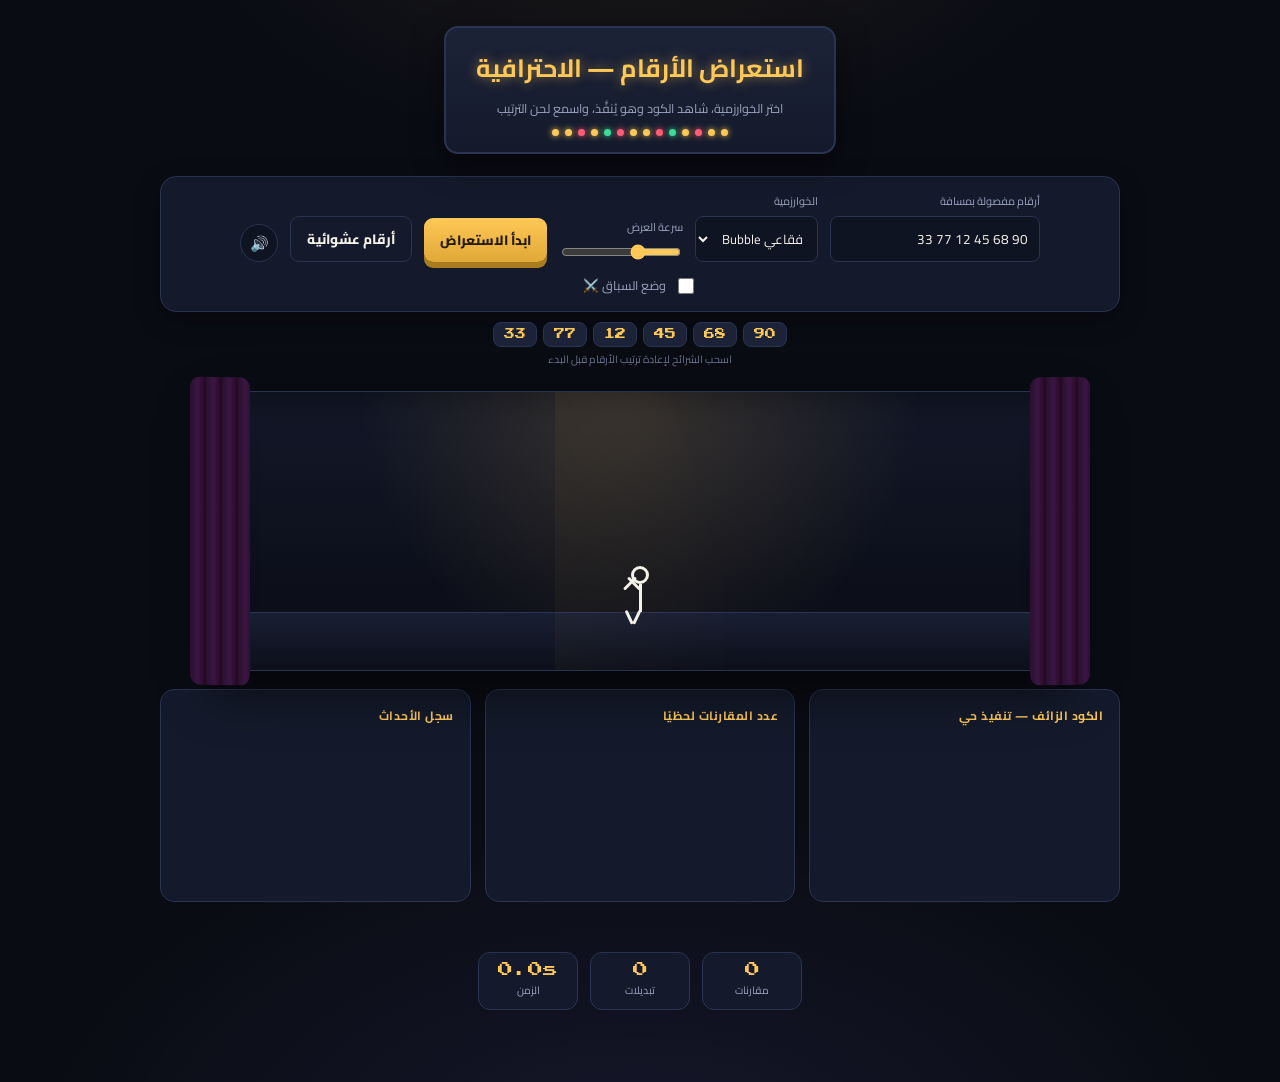
<file: number_sort_show_pro.html>
<!DOCTYPE html>
<html lang="ar" dir="rtl">
<head>
<meta charset="UTF-8">
<meta name="viewport" content="width=device-width, initial-scale=1.0">
<title>استعراض الأرقام — النسخة الاحترافية</title>
<link rel="preconnect" href="https://fonts.googleapis.com">
<link href="https://fonts.googleapis.com/css2?family=Press+Start+2P&family=Cairo:wght@400;600;800&family=Fira+Code:wght@500&display=swap" rel="stylesheet">
<style>
:root{
  --bg:#0a0c14; --panel:#141a2b; --panel2:#1c2338; --line:#2a3350;
  --gold:#ffc857; --coral:#ff5d73; --teal:#3ddc97; --violet:#8b7bff; --cream:#f4f1e8;
}
*{box-sizing:border-box;}
body{margin:0;min-height:100vh;background:
  radial-gradient(ellipse 60% 40% at 50% -10%, rgba(255,200,87,.08), transparent 60%),
  radial-gradient(ellipse 80% 60% at 50% 110%, rgba(139,123,255,.10), transparent 60%),
  var(--bg); color:var(--cream); font-family:'Cairo',sans-serif; display:flex; flex-direction:column; align-items:center; padding:26px 14px 60px;}
.arcade{font-family:'Press Start 2P',monospace;}
.mono{font-family:'Fira Code',monospace;}

/* عنوان */
.marquee{position:relative;padding:16px 30px;border-radius:14px;background:linear-gradient(180deg,var(--panel2),var(--panel));border:2px solid var(--line);box-shadow:0 10px 30px rgba(0,0,0,.5);text-align:center;margin-bottom:4px;}
.marquee h1{margin:0;font-size:clamp(17px,2.6vw,25px);color:var(--gold);text-shadow:0 0 12px rgba(255,200,87,.55);}
.marquee .sub{font-size:12.5px;color:#9aa3c0;margin-top:6px;}
.bulbs{display:flex;justify-content:center;gap:6px;margin-top:9px;}
.bulbs span{width:7px;height:7px;border-radius:50%;background:var(--gold);box-shadow:0 0 6px var(--gold);animation:flicker 1.4s infinite ease-in-out;}
.bulbs span:nth-child(3n){background:var(--coral);box-shadow:0 0 6px var(--coral);animation-delay:.2s;}
.bulbs span:nth-child(5n){background:var(--teal);box-shadow:0 0 6px var(--teal);animation-delay:.4s;}
@keyframes flicker{0%,100%{opacity:1;}50%{opacity:.25;}}

/* لوحة التحكم */
.console{margin-top:18px;display:flex;flex-wrap:wrap;gap:12px;align-items:flex-end;justify-content:center;background:var(--panel);border:1px solid var(--line);border-radius:16px;padding:14px 18px;max-width:960px;box-shadow:0 8px 24px rgba(0,0,0,.4);}
.field{display:flex;flex-direction:column;gap:5px;}
.field label{font-size:11px;color:#9aa3c0;}
input[type=text]{padding:9px 11px;border-radius:8px;border:1px solid var(--line);background:#0f1422;color:var(--cream);font-family:Cairo;font-size:13.5px;width:210px;outline:none;}
input[type=text]:focus{border-color:var(--gold);}
select{padding:9px 10px;border-radius:8px;border:1px solid var(--line);background:#0f1422;color:var(--cream);font-family:Cairo;font-size:13px;outline:none;cursor:pointer;}
input[type=range]{width:120px;accent-color:var(--gold);}
.btn{padding:9px 16px;border-radius:9px;border:none;cursor:pointer;font-family:Cairo;font-weight:800;font-size:13.5px;transition:.2s transform;}
.btn:hover{transform:translateY(-2px);}
.btn:disabled{opacity:.4;cursor:not-allowed;transform:none;}
.btn-main{background:linear-gradient(180deg,var(--gold),#e0a836);color:#241a04;box-shadow:0 6px 0 #a97c1f;}
.btn-ghost{background:transparent;color:var(--cream);border:1px solid var(--line);}
.btn-ghost:hover{border-color:var(--violet);color:var(--violet);}
.icon-toggle{width:38px;height:38px;border-radius:50%;display:flex;align-items:center;justify-content:center;background:#0f1422;border:1px solid var(--line);cursor:pointer;font-size:15px;}
.icon-toggle.off{opacity:.4;}
.switch{display:flex;align-items:center;gap:8px;font-size:12.5px;color:#9aa3c0;cursor:pointer;user-select:none;}
.switch input{accent-color:var(--violet);width:16px;height:16px;}

/* شرائح إعادة الترتيب */
.chipsRow{display:flex;flex-wrap:wrap;gap:6px;max-width:960px;margin-top:10px;justify-content:center;}
.chip{padding:6px 10px;border-radius:8px;background:var(--panel2);border:1px solid var(--line);font-family:'Press Start 2P';font-size:11px;cursor:grab;user-select:none;color:var(--gold);}
.chip.dragging{opacity:.4;}
.chipsHint{font-size:10.5px;color:#6d7592;text-align:center;margin-top:2px;}

/* تحكم التشغيل */
.playback{display:none;gap:10px;margin-top:14px;}
.playback.show{display:flex;}
.pbtn{width:42px;height:42px;border-radius:50%;background:var(--panel2);border:1px solid var(--line);color:var(--cream);font-size:16px;cursor:pointer;display:flex;align-items:center;justify-content:center;}
.pbtn:hover{border-color:var(--gold);color:var(--gold);}
.pbtn:disabled{opacity:.3;cursor:not-allowed;}

/* المسرح */
.stage-wrap{position:relative;margin-top:22px;width:min(92vw,860px);}
.curtain{position:absolute;top:-14px;bottom:-14px;width:60px;z-index:2;pointer-events:none;background:repeating-linear-gradient(90deg,#2a1030,#3a1642 8px,#24081f 16px);border-radius:10px;}
.curtain.left{left:-20px;transform:skewY(1deg);}
.curtain.right{right:-20px;transform:skewY(-1deg);}
.stage{position:relative;height:280px;background:radial-gradient(circle at var(--spot-x,50%) 0%,rgba(255,200,87,.16),transparent 55%),linear-gradient(180deg,#131829,#0c0f1a 70%);border-radius:18px;border:1px solid var(--line);box-shadow:0 20px 50px rgba(0,0,0,.55) ,inset 0 0 40px rgba(0,0,0,.5);overflow:hidden;}
.spotlight{position:absolute;top:-40%;width:170px;height:220%;left:var(--spot-x,50%);transform:translateX(-50%);background:conic-gradient(from 90deg at 50% 0%,transparent 20%,rgba(255,200,87,.10) 50%,transparent 80%);pointer-events:none;transition:left .7s cubic-bezier(.65,-.1,.35,1.1);z-index:1;}
.ground{position:absolute;bottom:0;left:0;width:100%;height:58px;background:linear-gradient(180deg,#191f33,#0c0f1a);border-top:1px solid var(--line);}
.balls-container{position:absolute;bottom:58px;left:0;width:100%;height:200px;display:flex;justify-content:center;align-items:flex-end;gap:18px;z-index:3;}
.slot{display:flex;flex-direction:column;align-items:center;}
.pedestal{width:50px;height:11px;border-radius:3px;background:linear-gradient(180deg,#3a4260,#20263c);}
.ball{width:48px;height:48px;border-radius:50%;margin-bottom:6px;display:flex;align-items:center;justify-content:center;font-family:'Press Start 2P';font-size:12.5px;background:radial-gradient(circle at 32% 28%,#fdf6e3,#d8cdb0 55%,#b8ac8c);color:#2b2410;box-shadow:0 8px 16px rgba(0,0,0,.45);position:relative;will-change:transform;}
.ball .star{position:absolute;top:-9px;right:-7px;font-size:12px;opacity:0;transform:scale(.3) rotate(-30deg);transition:.35s;}
.ball.sorted{background:radial-gradient(circle at 32% 28%,#eafff2,#8ff0c1 55%,#34c98a);color:#08321f;box-shadow:0 0 18px rgba(61,220,151,.65);}
.ball.sorted .star{opacity:1;transform:scale(1) rotate(0deg);}
.ball.compare{background:radial-gradient(circle at 32% 28%,#fff6df,#ffd479 55%,#e0a836);box-shadow:0 0 22px rgba(255,200,87,.85);transform:translateY(-6px);}
.ball.swap{background:radial-gradient(circle at 32% 28%,#ffe3e8,#ff8fa0 55%,#ff5d73);color:#3a0410;box-shadow:0 0 26px rgba(255,93,115,.9);}
.ball.pivot{outline:3px solid var(--violet);outline-offset:3px;}
.beam{position:absolute;height:2px;z-index:2;background:linear-gradient(90deg,transparent,var(--gold),transparent);opacity:0;transition:opacity .2s;pointer-events:none;}
.beam.on{opacity:.8;}
.stickman{position:absolute;bottom:58px;left:50%;transform:translateX(-50%);transition:left .7s cubic-bezier(.65,-.1,.35,1.1);z-index:4;width:26px;}
.head{width:18px;height:18px;border:3px solid var(--cream);border-radius:50%;margin:0 auto;}
.torso{width:3px;height:28px;background:var(--cream);margin:0 auto;position:relative;}
.arm-l,.arm-r{position:absolute;width:17px;height:3px;background:var(--cream);top:4px;transform-origin:0 50%;transition:.35s;border-radius:2px;}
.arm-l{left:1px;transform:rotate(-135deg);}
.arm-r{right:1px;transform:rotate(135deg) scaleX(-1);}
.leg-l,.leg-r{position:absolute;width:15px;height:3px;background:var(--cream);bottom:0;transform-origin:0 50%;border-radius:2px;}
.leg-l{left:1px;transform:rotate(115deg);}
.leg-r{right:1px;transform:rotate(-115deg) scaleX(-1);}
.stickman.walking .leg-l{animation:walkL .36s infinite ease-in-out;}
.stickman.walking .leg-r{animation:walkR .36s infinite ease-in-out;}
@keyframes walkL{0%,100%{transform:rotate(115deg);}50%{transform:rotate(70deg);}}
@keyframes walkR{0%,100%{transform:rotate(-115deg) scaleX(-1);}50%{transform:rotate(-70deg) scaleX(-1);}}
.stickman.lifting .arm-l{transform:rotate(-40deg);}
.stickman.lifting .arm-r{transform:rotate(40deg) scaleX(-1);}
.stickman.bounce{animation:bounceUp .35s ease;}
@keyframes bounceUp{0%{transform:translateX(-50%) translateY(0);}40%{transform:translateX(-50%) translateY(-13px);}100%{transform:translateX(-50%) translateY(0);}}

/* مسرح السباق */
.race-wrap{width:min(92vw,860px);margin-top:16px;display:none;}
.race-wrap.show{display:block;}
.race-title{font-size:12px;color:var(--violet);margin-bottom:6px;text-align:center;}
.race-stage{height:190px;background:linear-gradient(180deg,#131829,#0c0f1a 70%);border:1px solid var(--line);border-radius:14px;display:flex;align-items:flex-end;justify-content:center;gap:10px;padding:10px;position:relative;overflow:hidden;}
.bar-slot{display:flex;flex-direction:column;align-items:center;justify-content:flex-end;height:100%;}
.bar-val{font-family:'Press Start 2P';font-size:9px;margin-bottom:4px;color:var(--cream);}
.bar{width:26px;border-radius:5px 5px 2px 2px;background:linear-gradient(180deg,#9d8fff,#6a5bd6);transition:height .3s ease, background .2s ease, transform .2s ease;box-shadow:0 4px 10px rgba(0,0,0,.4);}
.bar.compare{background:linear-gradient(180deg,#ffe3a0,#e0a836);}
.bar.swap{background:linear-gradient(180deg,#ff9fae,#ff5d73);transform:scaleY(1.05);}
.bar.sorted{background:linear-gradient(180deg,#8ff0c1,#34c98a);}

/* لوحات جانبية */
.panels{display:flex;flex-wrap:wrap;gap:14px;justify-content:center;max-width:960px;width:100%;margin-top:18px;}
.panel{background:var(--panel);border:1px solid var(--line);border-radius:14px;padding:14px 16px;flex:1;min-width:260px;}
.panel h3{margin:0 0 10px;font-size:12px;color:var(--gold);letter-spacing:.5px;}
.pseudo{margin:0;font-size:12.5px;line-height:1.9;color:#9aa3c0;direction:ltr;text-align:left;}
.pseudo div{padding:2px 8px;border-radius:5px;white-space:pre;}
.pseudo div.active{background:rgba(255,200,87,.14);color:var(--gold);}
.chart-canvas{width:100%;height:90px;display:block;}
.log{height:150px;overflow-y:auto;font-size:12px;color:#c3c9e0;display:flex;flex-direction:column-reverse;}
.log div{padding:3px 0;border-bottom:1px dashed rgba(255,255,255,.05);}

/* إحصاءات وإنجازات */
.stats{margin-top:16px;display:flex;gap:12px;flex-wrap:wrap;justify-content:center;}
.stat{background:var(--panel);border:1px solid var(--line);border-radius:12px;padding:9px 15px;min-width:100px;text-align:center;}
.stat .num{font-family:'Press Start 2P';font-size:15px;color:var(--gold);}
.stat .lbl{font-size:10.5px;color:#9aa3c0;margin-top:3px;}
.badges{display:flex;gap:8px;flex-wrap:wrap;justify-content:center;margin-top:12px;}
.badge{padding:7px 13px;border-radius:20px;background:linear-gradient(135deg,var(--violet),#5d4fd6);font-size:11.5px;font-weight:800;box-shadow:0 4px 10px rgba(139,123,255,.4);opacity:0;transform:translateY(8px) scale(.8);animation:badgeIn .4s forwards;}
@keyframes badgeIn{to{opacity:1;transform:translateY(0) scale(1);}}
.banner{margin-top:14px;font-family:'Press Start 2P';font-size:14px;color:var(--teal);text-align:center;min-height:20px;opacity:0;transition:opacity .4s;}
.banner.show{opacity:1;}
.flash{position:fixed;inset:0;background:var(--teal);opacity:0;pointer-events:none;z-index:99;}
@media(max-width:640px){.stage{height:230px;}.ball{width:38px;height:38px;font-size:10px;}}
</style>
</head>
<body>
<canvas id="fxCanvas" style="position:fixed;inset:0;pointer-events:none;z-index:60;"></canvas>
<div class="flash" id="flash"></div>

<div class="marquee">
  <h1>استعراض الأرقام — الاحترافية</h1>
  <div class="sub">اختر الخوارزمية، شاهد الكود وهو يُنفَّذ، واسمع لحن الترتيب</div>
  <div class="bulbs" id="bulbs"></div>
</div>

<div class="console">
  <div class="field">
    <label>أرقام مفصولة بمسافة</label>
    <input type="text" id="numberInput" value="90 68 45 12 77 33" oninput="rebuildChips()">
  </div>
  <div class="field">
    <label>الخوارزمية</label>
    <select id="algoSelect">
      <option value="bubble">فقاعي Bubble</option>
      <option value="selection">اختيار Selection</option>
      <option value="insertion">إدراج Insertion</option>
      <option value="quick">سريع Quick</option>
    </select>
  </div>
  <div class="field">
    <label>سرعة العرض</label>
    <input type="range" id="speed" min="1" max="4" value="2">
  </div>
  <button class="btn btn-main" id="startBtn" onclick="startSorting()">ابدأ الاستعراض</button>
  <button class="btn btn-ghost" onclick="randomize()">أرقام عشوائية</button>
  <div class="icon-toggle" id="soundToggle" onclick="toggleSound()" title="الصوت">🔊</div>
  <label class="switch"><input type="checkbox" id="raceToggle" onchange="onRaceToggle()">وضع السباق ⚔️</label>
  <div class="field" id="raceAlgoField" style="display:none;">
    <label>خوارزمية المنافس</label>
    <select id="raceAlgoSelect">
      <option value="selection">اختيار Selection</option>
      <option value="bubble">فقاعي Bubble</option>
      <option value="insertion">إدراج Insertion</option>
      <option value="quick">سريع Quick</option>
    </select>
  </div>
</div>

<div class="chipsRow" id="chipsRow"></div>
<div class="chipsHint">اسحب الشرائح لإعادة ترتيب الأرقام قبل البدء</div>

<div class="playback" id="playback">
  <button class="pbtn" id="stepBackBtn" onclick="stepBack()" title="خطوة للخلف">⏮</button>
  <button class="pbtn" id="pauseBtn" onclick="togglePause()" title="إيقاف/استئناف">⏸</button>
  <button class="pbtn" id="stepFwdBtn" onclick="stepForward()" title="خطوة للأمام">⏭</button>
</div>

<div class="stage-wrap">
  <div class="curtain left"></div><div class="curtain right"></div>
  <div class="stage" id="stage">
    <div class="spotlight" id="spotlight"></div>
    <div class="beam" id="beam"></div>
    <div class="stickman" id="stickman">
      <div class="head"></div>
      <div class="torso"><div class="arm-l"></div><div class="arm-r"></div><div class="leg-l"></div><div class="leg-r"></div></div>
    </div>
    <div class="balls-container" id="ballsContainer"></div>
    <div class="ground"></div>
  </div>
</div>

<div class="race-wrap" id="raceWrap">
  <div class="race-title" id="raceTitle">مسرح المنافس</div>
  <div class="race-stage" id="raceStage"></div>
</div>

<div class="panels">
  <div class="panel">
    <h3>الكود الزائف — تنفيذ حي</h3>
    <div class="pseudo" id="pseudoBox"></div>
  </div>
  <div class="panel">
    <h3>عدد المقارنات لحظيًا</h3>
    <canvas class="chart-canvas" id="chartCanvas"></canvas>
  </div>
  <div class="panel">
    <h3>سجل الأحداث</h3>
    <div class="log" id="logBox"></div>
  </div>
</div>

<div class="banner" id="banner"></div>
<div class="stats">
  <div class="stat"><div class="num" id="cmpCount">0</div><div class="lbl">مقارنات</div></div>
  <div class="stat"><div class="num" id="swapCount">0</div><div class="lbl">تبديلات</div></div>
  <div class="stat"><div class="num" id="timeCount">0.0s</div><div class="lbl">الزمن</div></div>
</div>
<div class="badges" id="badges"></div>

<script>
/* ============== إعداد عام ============== */
const bulbs=document.getElementById('bulbs');
for(let i=0;i<14;i++){const b=document.createElement('span');b.style.animationDelay=(i*.08)+'s';bulbs.appendChild(b);}

let audioCtx=null, soundOn=true;
function ensureCtx(){ if(!audioCtx) audioCtx=new (window.AudioContext||window.webkitAudioContext)(); }
const SCALE=[261.63,293.66,329.63,392.00,440.00,523.25,587.33,659.25,783.99,880.00];
function noteFor(value,maxVal){ const idx=Math.max(0,Math.min(SCALE.length-1,Math.floor((value/maxVal)*(SCALE.length-1)))); return SCALE[idx]; }
function beep(freq,dur,type='sine',vol=0.05){
  if(!soundOn) return; ensureCtx();
  const o=audioCtx.createOscillator(), g=audioCtx.createGain();
  o.type=type; o.frequency.value=freq; g.gain.value=vol;
  o.connect(g); g.connect(audioCtx.destination); o.start();
  g.gain.exponentialRampToValueAtTime(.0001, audioCtx.currentTime+dur);
  o.stop(audioCtx.currentTime+dur);
}
function toggleSound(){ soundOn=!soundOn; const el=document.getElementById('soundToggle'); el.textContent=soundOn?'🔊':'🔇'; el.classList.toggle('off',!soundOn); }

let speedMult=2;
document.getElementById('speed').addEventListener('input', e=> speedMult=Number(e.target.value));
function T(ms){ return ms/speedMult; }

/* ============== شرائح إعادة الترتيب ============== */
let chipOrder=[];
function rebuildChips(){
  const nums=document.getElementById('numberInput').value.trim().split(/\s+/).filter(Boolean).map(Number);
  chipOrder = nums.filter(n=>!isNaN(n));
  renderChips();
}
function renderChips(){
  const row=document.getElementById('chipsRow'); row.innerHTML='';
  chipOrder.forEach((val,idx)=>{
    const c=document.createElement('div'); c.className='chip'; c.draggable=true; c.textContent=val; c.dataset.idx=idx;
    c.addEventListener('dragstart', e=>{ c.classList.add('dragging'); e.dataTransfer.setData('text/plain', idx); });
    c.addEventListener('dragend', ()=> c.classList.remove('dragging'));
    c.addEventListener('dragover', e=> e.preventDefault());
    c.addEventListener('drop', e=>{
      e.preventDefault();
      const from=Number(e.dataTransfer.getData('text/plain'));
      const to=Number(c.dataset.idx);
      const moved=chipOrder.splice(from,1)[0];
      chipOrder.splice(to,0,moved);
      renderChips();
    });
    row.appendChild(c);
  });
}
rebuildChips();

function randomize(){
  const n=5+Math.floor(Math.random()*4);
  const arr=Array.from({length:n}, ()=>1+Math.floor(Math.random()*98));
  document.getElementById('numberInput').value=arr.join(' ');
  rebuildChips();
}

/* ============== خوارزميات المحاكاة (تولّد قائمة خطوات) ============== */
const PSEUDOCODE={
  bubble:["for i in 0..n-2:","  for j in 0..n-2-i:","    if a[j] > a[j+1]:","      swap(a[j], a[j+1])","  # a[n-1-i] مستقر"],
  selection:["for i in 0..n-2:","  min = i","  for j in i+1..n-1:","    if a[j] < a[min]: min = j","  swap(a[i], a[min])"],
  insertion:["for i in 1..n-1:","  j = i","  while j>0 and a[j-1]>a[j]:","    swap(a[j-1], a[j]); j--","  # مُدرج في مكانه"],
  quick:["pivot = a[high]","for j in low..high-1:","  if a[j] <= pivot: swap(i, j); i++","swap(i+1, high)  # وضع المحور","recurse(low,p-1); recurse(p+1,high)"]
};
function simulateBubble(arr){
  const a=[...arr], steps=[], n=a.length;
  for(let i=0;i<n-1;i++){
    for(let j=0;j<n-1-i;j++){
      steps.push({type:'compare',i:j,j:j+1,line:2,note:`مقارنة ${a[j]} و ${a[j+1]}`});
      if(a[j]>a[j+1]){ steps.push({type:'swap',i:j,j:j+1,line:3,note:`تبديل ${a[j]} و ${a[j+1]}`}); [a[j],a[j+1]]=[a[j+1],a[j]]; }
    }
    steps.push({type:'sorted',i:n-1-i,line:4,note:`${a[n-1-i]} استقر في مكانه`});
  }
  steps.push({type:'sorted',i:0,line:4,note:`${a[0]} استقر في مكانه`});
  return steps;
}
function simulateSelection(arr){
  const a=[...arr], steps=[], n=a.length;
  for(let i=0;i<n-1;i++){
    let min=i;
    for(let j=i+1;j<n;j++){
      steps.push({type:'compare',i:j,j:min,line:3,note:`مقارنة ${a[j]} مع الأصغر ${a[min]}`});
      if(a[j]<a[min]) min=j;
    }
    if(min!==i){ steps.push({type:'swap',i:i,j:min,line:4,note:`تبديل ${a[i]} و ${a[min]}`}); [a[i],a[min]]=[a[min],a[i]]; }
    steps.push({type:'sorted',i:i,line:4,note:`${a[i]} استقر في مكانه`});
  }
  steps.push({type:'sorted',i:n-1,line:4});
  return steps;
}
function simulateInsertion(arr){
  const a=[...arr], steps=[], n=a.length;
  for(let i=1;i<n;i++){
    let j=i;
    while(j>0){
      steps.push({type:'compare',i:j-1,j:j,line:2,note:`مقارنة ${a[j-1]} و ${a[j]}`});
      if(a[j-1]>a[j]){ steps.push({type:'swap',i:j-1,j:j,line:3,note:`إزاحة ${a[j-1]} لليمين`}); [a[j-1],a[j]]=[a[j],a[j-1]]; j--; }
      else break;
    }
  }
  for(let k=0;k<n;k++) steps.push({type:'sorted',i:k,line:4});
  return steps;
}
function simulateQuick(arr){
  const a=[...arr], steps=[];
  function partition(low,high){
    const pivot=a[high];
    steps.push({type:'pivot',i:high,line:0,note:`المحور المختار: ${pivot}`});
    let i=low-1;
    for(let j=low;j<high;j++){
      steps.push({type:'compare',i:j,j:high,line:1,note:`مقارنة ${a[j]} بالمحور ${pivot}`});
      if(a[j]<=pivot){ i++; if(i!==j){ steps.push({type:'swap',i:i,j:j,line:2,note:`تبديل ${a[i]} و ${a[j]}`}); [a[i],a[j]]=[a[j],a[i]]; } }
    }
    if(i+1!==high){ steps.push({type:'swap',i:i+1,j:high,line:3,note:`وضع المحور في مكانه`}); [a[i+1],a[high]]=[a[high],a[i+1]]; }
    steps.push({type:'sorted',i:i+1,line:3,note:`${a[i+1]} استقر في مكانه`});
    return i+1;
  }
  function qs(low,high){
    if(low<high){ const p=partition(low,high); qs(low,p-1); qs(p+1,high); }
    else if(low===high){ steps.push({type:'sorted',i:low,line:4}); }
  }
  if(a.length>0) qs(0,a.length-1);
  return steps;
}
function simulate(algo,arr){
  if(algo==='bubble') return simulateBubble(arr);
  if(algo==='selection') return simulateSelection(arr);
  if(algo==='insertion') return simulateInsertion(arr);
  if(algo==='quick') return simulateQuick(arr);
}

/* ============== لوحة الكود الزائف ============== */
function renderPseudocode(algo){
  const box=document.getElementById('pseudoBox'); box.innerHTML='';
  PSEUDOCODE[algo].forEach((line,idx)=>{
    const d=document.createElement('div'); d.textContent=line; d.id='pline-'+idx;
    box.appendChild(d);
  });
}
function highlightLine(algo,line){
  document.querySelectorAll('#pseudoBox div').forEach(d=>d.classList.remove('active'));
  const el=document.getElementById('pline-'+line);
  if(el) el.classList.add('active');
}

/* ============== سجل الأحداث ============== */
function logEvent(text){
  const box=document.getElementById('logBox');
  const d=document.createElement('div'); d.textContent=text;
  box.prepend(d);
  while(box.children.length>200) box.removeChild(box.lastChild);
}

/* ============== الرسم البياني الحي ============== */
let chartPoints=[];
function resetChart(){ chartPoints=[]; drawChart(); }
function pushChart(val){ chartPoints.push(val); drawChart(); }
function drawChart(){
  const cv=document.getElementById('chartCanvas');
  const ctx=cv.getContext('2d');
  const w=cv.clientWidth, h=cv.clientHeight;
  cv.width=w*devicePixelRatio; cv.height=h*devicePixelRatio;
  ctx.scale(devicePixelRatio,devicePixelRatio);
  ctx.clearRect(0,0,w,h);
  if(chartPoints.length<2){ return; }
  const max=Math.max(...chartPoints,1);
  ctx.beginPath();
  chartPoints.forEach((p,i)=>{
    const x=(i/(chartPoints.length-1))*w;
    const y=h-(p/max)*(h-10)-5;
    if(i===0) ctx.moveTo(x,y); else ctx.lineTo(x,y);
  });
  ctx.strokeStyle='#ffc857'; ctx.lineWidth=2; ctx.stroke();
  ctx.lineTo(w,h); ctx.lineTo(0,h); ctx.closePath();
  ctx.fillStyle='rgba(255,200,87,0.08)'; ctx.fill();
}

/* ============== حالة اللعبة الرئيسية ============== */
let mainState=null; // {array, steps, pointer, balls...}
let comparisons=0, swaps=0, startTs=0, timerHandle=null, maxValue=1;
let paused=false, pauseResolver=null, stepModeOnce=false;
let finished=false;

function resetStats(){
  comparisons=0; swaps=0;
  document.getElementById('cmpCount').textContent='0';
  document.getElementById('swapCount').textContent='0';
  document.getElementById('timeCount').textContent='0.0s';
  document.getElementById('banner').classList.remove('show'); document.getElementById('banner').textContent='';
  document.getElementById('badges').innerHTML='';
  document.getElementById('logBox').innerHTML='';
  resetChart();
}
function startTimer(){ startTs=performance.now(); clearInterval(timerHandle);
  timerHandle=setInterval(()=>{ document.getElementById('timeCount').textContent=((performance.now()-startTs)/1000).toFixed(1)+'s'; },100);
}
function stopTimer(){ clearInterval(timerHandle); }

/* ============== إنشاء الكرات ============== */
function createBalls(numbers){
  const container=document.getElementById('ballsContainer'); container.innerHTML='';
  numbers.forEach((num,i)=>{
    const slot=document.createElement('div'); slot.className='slot';
    const ball=document.createElement('div'); ball.className='ball'; ball.textContent=num; ball.dataset.value=num;
    ball.style.opacity='0'; ball.style.transform='translateY(-40px) scale(.6)';
    const ped=document.createElement('div'); ped.className='pedestal';
    slot.appendChild(ball); slot.appendChild(ped); container.appendChild(slot);
    setTimeout(()=>{ ball.style.transition='opacity .4s ease, transform .5s cubic-bezier(.34,1.56,.64,1)'; ball.style.opacity='1'; ball.style.transform='translateY(0) scale(1)'; }, i*60);
  });
}

/* ============== حركة الشخصية ============== */
function moveStickmanToIndices(indices){
  return new Promise(resolve=>{
    const stickman=document.getElementById('stickman');
    const balls=document.querySelectorAll('.ball'); const stage=document.getElementById('stage');
    if(!balls.length) return resolve();
    const rects=indices.map(idx=>balls[idx].getBoundingClientRect());
    const stageRect=stage.getBoundingClientRect();
    const avgX=rects.reduce((s,r)=>s+(r.left+r.width/2),0)/rects.length;
    const relX=(avgX-stageRect.left)/stageRect.width*100;
    stickman.classList.add('walking'); stickman.style.left=relX+'%';
    document.getElementById('spotlight').style.setProperty('--spot-x',relX+'%');
    document.getElementById('stage').style.setProperty('--spot-x',relX+'%');
    setTimeout(()=>{
      stickman.classList.remove('walking'); stickman.classList.add('bounce');
      setTimeout(()=>stickman.classList.remove('bounce'),300);
      resolve();
    }, T(600));
  });
}
function drawBeam(i1,i2,on){
  const beam=document.getElementById('beam'); if(!on){ beam.classList.remove('on'); return; }
  const balls=document.querySelectorAll('.ball'); const stage=document.getElementById('stage');
  const r1=balls[i1].getBoundingClientRect(), r2=balls[i2].getBoundingClientRect(), sr=stage.getBoundingClientRect();
  const x1=r1.left+r1.width/2-sr.left, x2=r2.left+r2.width/2-sr.left, y=r1.top-sr.top+r1.height/2;
  beam.style.left=Math.min(x1,x2)+'px'; beam.style.top=y+'px'; beam.style.width=Math.abs(x2-x1)+'px'; beam.classList.add('on');
}

/* ============== تبديل مرئي بمسار قوسي ============== */
function animateSwap(i1,i2){
  return new Promise(resolve=>{
    const balls=document.querySelectorAll('.ball'); const a=balls[i1], b=balls[i2];
    const ra=a.getBoundingClientRect(), rb=b.getBoundingClientRect(); const dx=rb.left-ra.left;
    a.classList.add('swap'); b.classList.add('swap'); document.getElementById('stickman').classList.add('lifting');
    const va=Number(a.dataset.value), vb=Number(b.dataset.value);
    beep(noteFor(va,maxValue),.14,'square',.05);
    setTimeout(()=>beep(noteFor(vb,maxValue),.14,'square',.05), T(110));
    const dur=T(480);
    const upA=[{transform:'translate(0,0)'},{transform:`translate(${dx*.5}px,-36px)`},{transform:`translate(${dx}px,0)`}];
    const upB=[{transform:'translate(0,0)'},{transform:`translate(${-dx*.5}px,-36px)`},{transform:`translate(${-dx}px,0)`}];
    const opts={duration:dur, easing:'cubic-bezier(.34,1.56,.64,1)'};
    Promise.all([a.animate(upA,opts).finished, b.animate(upB,opts).finished]).then(()=>{
      const tt=a.textContent, tv=a.dataset.value;
      a.textContent=b.textContent; a.dataset.value=b.dataset.value;
      b.textContent=tt; b.dataset.value=tv;
      a.style.transform=''; b.style.transform='';
      a.classList.remove('swap'); b.classList.remove('swap');
      document.getElementById('stickman').classList.remove('lifting');
      resolve();
    });
  });
}

/* ============== محرك تشغيل الخطوات (رئيسي) ============== */
function waitIfPaused(){
  if(!paused) return Promise.resolve();
  return new Promise(res=>{ pauseResolver=res; });
}
function togglePause(){
  paused=!paused;
  document.getElementById('pauseBtn').textContent = paused?'▶':'⏸';
  if(!paused && pauseResolver){ pauseResolver(); pauseResolver=null; }
}
function stepForward(){
  if(!paused){ paused=true; document.getElementById('pauseBtn').textContent='▶'; }
  stepModeOnce=true;
  if(pauseResolver){ pauseResolver(); pauseResolver=null; }
}
async function stepBack(){
  if(!mainState) return;
  if(!paused) togglePause();
  if(mainState.pointer<=0) return;
  mainState.pointer -= 1;
  await rebuildToPointer(mainState.pointer);
}
async function rebuildToPointer(target){
  // إعادة بناء الحالة المرئية بسرعة دون صوت أو تأخير حتى نقطة معينة
  const numbers = mainState.original.slice();
  createBallsInstant(numbers);
  comparisons=0; swaps=0;
  document.getElementById('logBox').innerHTML=''; resetChart();
  for(let p=0;p<target;p++){
    applyStepInstant(mainState.steps[p]);
  }
  document.getElementById('cmpCount').textContent=comparisons;
  document.getElementById('swapCount').textContent=swaps;
  if(mainState.steps[target]) highlightLine(mainState.algo, mainState.steps[target].line);
}
function createBallsInstant(numbers){
  const container=document.getElementById('ballsContainer'); container.innerHTML='';
  numbers.forEach(num=>{
    const slot=document.createElement('div'); slot.className='slot';
    const ball=document.createElement('div'); ball.className='ball'; ball.textContent=num; ball.dataset.value=num;
    const ped=document.createElement('div'); ped.className='pedestal';
    slot.appendChild(ball); slot.appendChild(ped); container.appendChild(slot);
  });
}
function applyStepInstant(step){
  const balls=document.querySelectorAll('.ball');
  if(step.type==='compare'){ comparisons++; }
  if(step.type==='swap'){
    swaps++;
    const a=balls[step.i], b=balls[step.j];
    const tt=a.textContent, tv=a.dataset.value; a.textContent=b.textContent; a.dataset.value=b.dataset.value; b.textContent=tt; b.dataset.value=tv;
  }
  if(step.type==='sorted'){ balls[step.i].classList.add('sorted'); if(!balls[step.i].querySelector('.star')){ const s=document.createElement('span'); s.className='star'; s.textContent='★'; balls[step.i].appendChild(s);} }
}

async function playMain(){
  const {steps, algo}=mainState;
  while(mainState.pointer < steps.length){
    await waitIfPaused();
    if(stepModeOnce) stepModeOnce=false;
    const step=steps[mainState.pointer];
    highlightLine(algo, step.line);

    if(step.type==='pivot'){
      const balls=document.querySelectorAll('.ball');
      await moveStickmanToIndices([step.i]);
      balls[step.i].classList.add('pivot');
      logEvent(step.note); 
      await new Promise(r=>setTimeout(r, T(350)));
    } else if(step.type==='compare'){
      await moveStickmanToIndices([step.i, step.j]);
      const balls=document.querySelectorAll('.ball');
      balls[step.i].classList.add('compare'); balls[step.j].classList.add('compare');
      drawBeam(step.i, step.j, true);
      comparisons++; document.getElementById('cmpCount').textContent=comparisons; pushChart(comparisons);
      beep(noteFor(Number(balls[step.i].dataset.value),maxValue),.09,'sine',.045);
      logEvent(step.note);
      await new Promise(r=>setTimeout(r, T(420)));
      balls[step.i].classList.remove('compare'); balls[step.j].classList.remove('compare');
      drawBeam(0,0,false);
    } else if(step.type==='swap'){
      await animateSwap(step.i, step.j);
      swaps++; document.getElementById('swapCount').textContent=swaps;
      logEvent(step.note);
    } else if(step.type==='sorted'){
      const balls=document.querySelectorAll('.ball');
      balls[step.i].classList.remove('pivot');
      balls[step.i].classList.add('sorted');
      if(!balls[step.i].querySelector('.star')){ const s=document.createElement('span'); s.className='star'; s.textContent='★'; balls[step.i].appendChild(s); }
      if(step.note) logEvent(step.note);
    }
    mainState.pointer++;
    if(paused && !stepModeOnce){ await waitIfPaused(); }
  }
  document.getElementById('stickman').style.left='50%';
  document.getElementById('spotlight').style.setProperty('--spot-x','50%');
}

/* ============== وضع السباق (مسرح ثانوي مبسّط) ============== */
let raceState=null;
function onRaceToggle(){
  const on=document.getElementById('raceToggle').checked;
  document.getElementById('raceAlgoField').style.display = on?'flex':'none';
  document.getElementById('raceWrap').classList.toggle('show', on);
}
function createRaceBars(numbers){
  const stage=document.getElementById('raceStage'); stage.innerHTML='';
  const max=Math.max(...numbers,1);
  numbers.forEach(v=>{
    const slot=document.createElement('div'); slot.className='bar-slot';
    const label=document.createElement('div'); label.className='bar-val'; label.textContent=v;
    const bar=document.createElement('div'); bar.className='bar'; bar.dataset.value=v;
    bar.style.height=(20+(v/max)*140)+'px';
    slot.appendChild(label); slot.appendChild(bar); stage.appendChild(slot);
  });
}
async function playRace(algo, numbers){
  const steps=simulate(algo, numbers);
  const max=Math.max(...numbers,1);
  for(let p=0;p<steps.length;p++){
    const step=steps[p];
    const bars=document.querySelectorAll('#raceStage .bar');
    const labels=document.querySelectorAll('#raceStage .bar-val');
    if(step.type==='compare'){
      bars[step.i].classList.add('compare'); bars[step.j].classList.add('compare');
      await new Promise(r=>setTimeout(r, T(300)));
      bars[step.i].classList.remove('compare'); bars[step.j].classList.remove('compare');
    } else if(step.type==='swap'){
      bars[step.i].classList.add('swap'); bars[step.j].classList.add('swap');
      await new Promise(r=>setTimeout(r, T(200)));
      const hv=bars[step.i].style.height, dv=bars[step.i].dataset.value, lv=labels[step.i].textContent;
      bars[step.i].style.height=bars[step.j].style.height; bars[step.i].dataset.value=bars[step.j].dataset.value; labels[step.i].textContent=labels[step.j].textContent;
      bars[step.j].style.height=hv; bars[step.j].dataset.value=dv; labels[step.j].textContent=lv;
      await new Promise(r=>setTimeout(r, T(150)));
      bars[step.i].classList.remove('swap'); bars[step.j].classList.remove('swap');
    } else if(step.type==='sorted'){
      bars[step.i].classList.add('sorted');
    } else if(step.type==='pivot'){
      bars[step.i].classList.add('compare');
      await new Promise(r=>setTimeout(r, T(250)));
      bars[step.i].classList.remove('compare');
    }
  }
  return {steps: steps.length};
}

/* ============== الإنجازات ============== */
function computeAchievements(n, timeSec, cmp, sw, raceWon){
  const list=[];
  if(timeSec < n*0.9) list.push('⚡ عرض سريع');
  if(sw <= Math.ceil(n*0.6)) list.push('🎯 تبديلات مقتصدة');
  if(cmp>0) list.push('🧠 اكتمل التحليل');
  if(raceWon===true) list.push('🏆 الأسرع في السباق');
  if(raceWon===false) list.push('🥈 أنهى السباق');
  return list;
}
function showBadges(list){
  const box=document.getElementById('badges'); box.innerHTML='';
  list.forEach((b,i)=>{ const d=document.createElement('div'); d.className='badge'; d.textContent=b; d.style.animationDelay=(i*0.12)+'s'; box.appendChild(d); });
}

/* ============== قصاصات الاحتفال (Canvas) ============== */
function celebrate(){
  const cv=document.getElementById('fxCanvas'); const ctx=cv.getContext('2d');
  cv.width=innerWidth; cv.height=innerHeight;
  const colors=['#ffc857','#ff5d73','#3ddc97','#8b7bff','#f4f1e8'];
  const parts=Array.from({length:140}, ()=>({
    x:Math.random()*cv.width, y:-20-Math.random()*200,
    vx:(Math.random()-.5)*3, vy:2+Math.random()*3,
    size:4+Math.random()*5, color:colors[Math.floor(Math.random()*colors.length)],
    rot:Math.random()*360, vr:(Math.random()-.5)*10
  }));
  let frame=0;
  function tick(){
    frame++;
    ctx.clearRect(0,0,cv.width,cv.height);
    parts.forEach(p=>{
      p.x+=p.vx; p.y+=p.vy; p.vy+=0.02; p.rot+=p.vr;
      ctx.save(); ctx.translate(p.x,p.y); ctx.rotate(p.rot*Math.PI/180);
      ctx.fillStyle=p.color; ctx.fillRect(-p.size/2,-p.size/2,p.size,p.size*1.6);
      ctx.restore();
    });
    if(frame<160) requestAnimationFrame(tick); else ctx.clearRect(0,0,cv.width,cv.height);
  }
  tick();
  const flash=document.getElementById('flash');
  flash.style.transition='opacity .15s'; flash.style.opacity='.15';
  setTimeout(()=>{ flash.style.opacity='0'; }, 180);
}

/* ============== بدء الاستعراض ============== */
async function startSorting(){
  const numbers = chipOrder.length ? chipOrder.slice() : document.getElementById('numberInput').value.trim().split(/\s+/).map(Number);
  if(!numbers.length || numbers.some(isNaN)){ alert('الرجاء إدخال أرقام صحيحة مفصولة بمسافة.'); return; }
  if(numbers.length>12){ alert('الرجاء إدخال 12 رقمًا كحد أقصى لأفضل استعراض.'); return; }

  const algo=document.getElementById('algoSelect').value;
  maxValue=Math.max(...numbers,1);
  document.getElementById('startBtn').disabled=true;
  document.getElementById('stickman').style.left='50%';
  paused=false; stepModeOnce=false; document.getElementById('pauseBtn').textContent='⏸';
  document.getElementById('playback').classList.add('show');
  resetStats();
  renderPseudocode(algo);
  createBalls(numbers);
  startTimer();

  const raceOn=document.getElementById('raceToggle').checked;
  let raceAlgo=null;
  if(raceOn){ raceAlgo=document.getElementById('raceAlgoSelect').value; createRaceBars(numbers); document.getElementById('raceTitle').textContent='مسرح المنافس — '+raceAlgo; }

  mainState={ algo, original:numbers.slice(), steps:simulate(algo,numbers), pointer:0 };

  await new Promise(r=>setTimeout(r,600));

  let mainTime=0, raceTime=0, raceStepCount=0;
  const mainStart=performance.now();
  const tasks=[ playMain().then(()=> mainTime=performance.now()-mainStart) ];
  if(raceOn){
    const raceStart=performance.now();
    tasks.push(playRace(raceAlgo, numbers).then(res=>{ raceTime=performance.now()-raceStart; raceStepCount=res.steps; }));
  }
  await Promise.all(tasks);

  stopTimer();
  finished=true;
  document.getElementById('playback').classList.remove('show');
  const totalTime=(performance.now()-startTs)/1000;
  const banner=document.getElementById('banner');
  banner.textContent='🎉 تم الترتيب بنجاح! 🎉'; banner.classList.add('show');
  [523,659,784,1046].forEach((f,idx)=> setTimeout(()=>beep(f,.25,'triangle',.05), idx*130));
  celebrate();

  let raceWon=null;
  if(raceOn){ raceWon = mainTime <= raceTime; document.getElementById('raceTitle').textContent = `مسرح المنافس — ${raceAlgo} (${raceWon? 'خسر السباق':'فاز بالسباق'})`; }
  const badges=computeAchievements(numbers.length, totalTime, comparisons, swaps, raceOn? raceWon : undefined);
  showBadges(badges);

  document.getElementById('startBtn').disabled=false;
}
</script>
</body>
</html>
</file>
